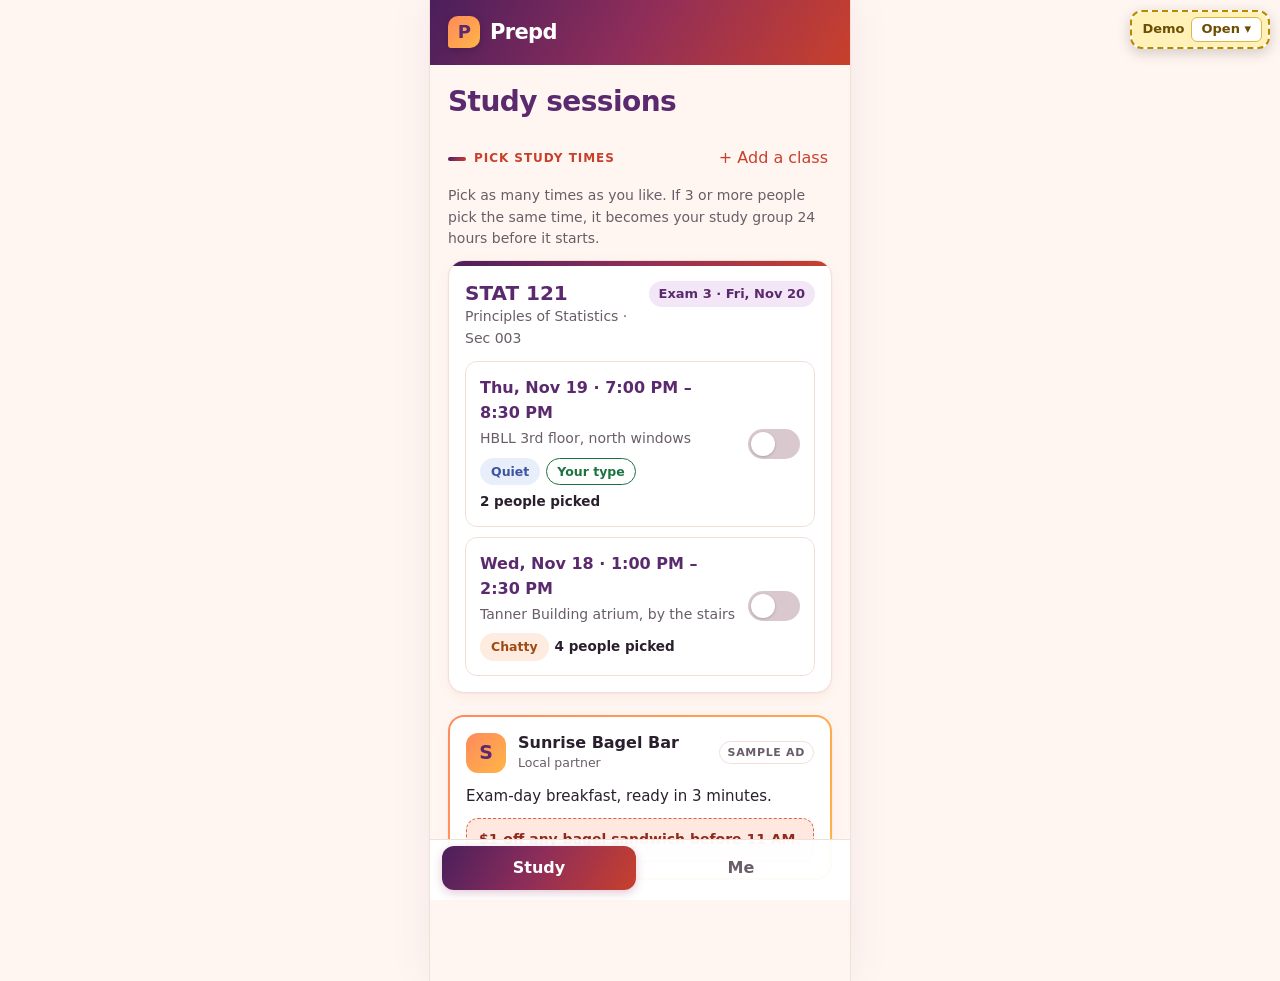
<file: index.html>
<!doctype html>
<html lang="en">
<head>
  <meta charset="utf-8">
  <meta name="viewport" content="width=device-width, initial-scale=1">
  <title>Prepd</title>
  <link rel="icon" href="data:,">
  <link rel="stylesheet" href="css/app.css">
  <link rel="stylesheet" href="css/views/signin.css">
  <link rel="stylesheet" href="css/views/onboarding.css">
  <link rel="stylesheet" href="css/views/exams.css">
  <link rel="stylesheet" href="css/views/after.css">
  <link rel="stylesheet" href="css/views/me.css">
  <link rel="stylesheet" href="css/views/admin.css">
</head>
<body class="mode-student">
  <div id="banners" aria-live="polite"></div>
  <div id="app"></div>
  <div id="demo"></div>

  <!-- Load order is fixed (CLAUDE.md): data → clock → store → rules → notify → ui → router → views/* → demo → main -->
  <script src="js/data.js"></script>
  <script src="js/clock.js"></script>
  <script src="js/store.js"></script>
  <script src="js/rules.js"></script>
  <script src="js/notify.js"></script>
  <script src="js/ui.js"></script>
  <script src="js/router.js"></script>
  <script src="js/views/signin.js"></script>
  <script src="js/views/onboarding.js"></script>
  <script src="js/views/exams.js"></script>
  <script src="js/views/after.js"></script>
  <script src="js/views/me.js"></script>
  <script src="js/views/admin.js"></script>
  <script src="js/demo.js"></script>
  <script src="js/main.js"></script>
</body>
</html>
</file>
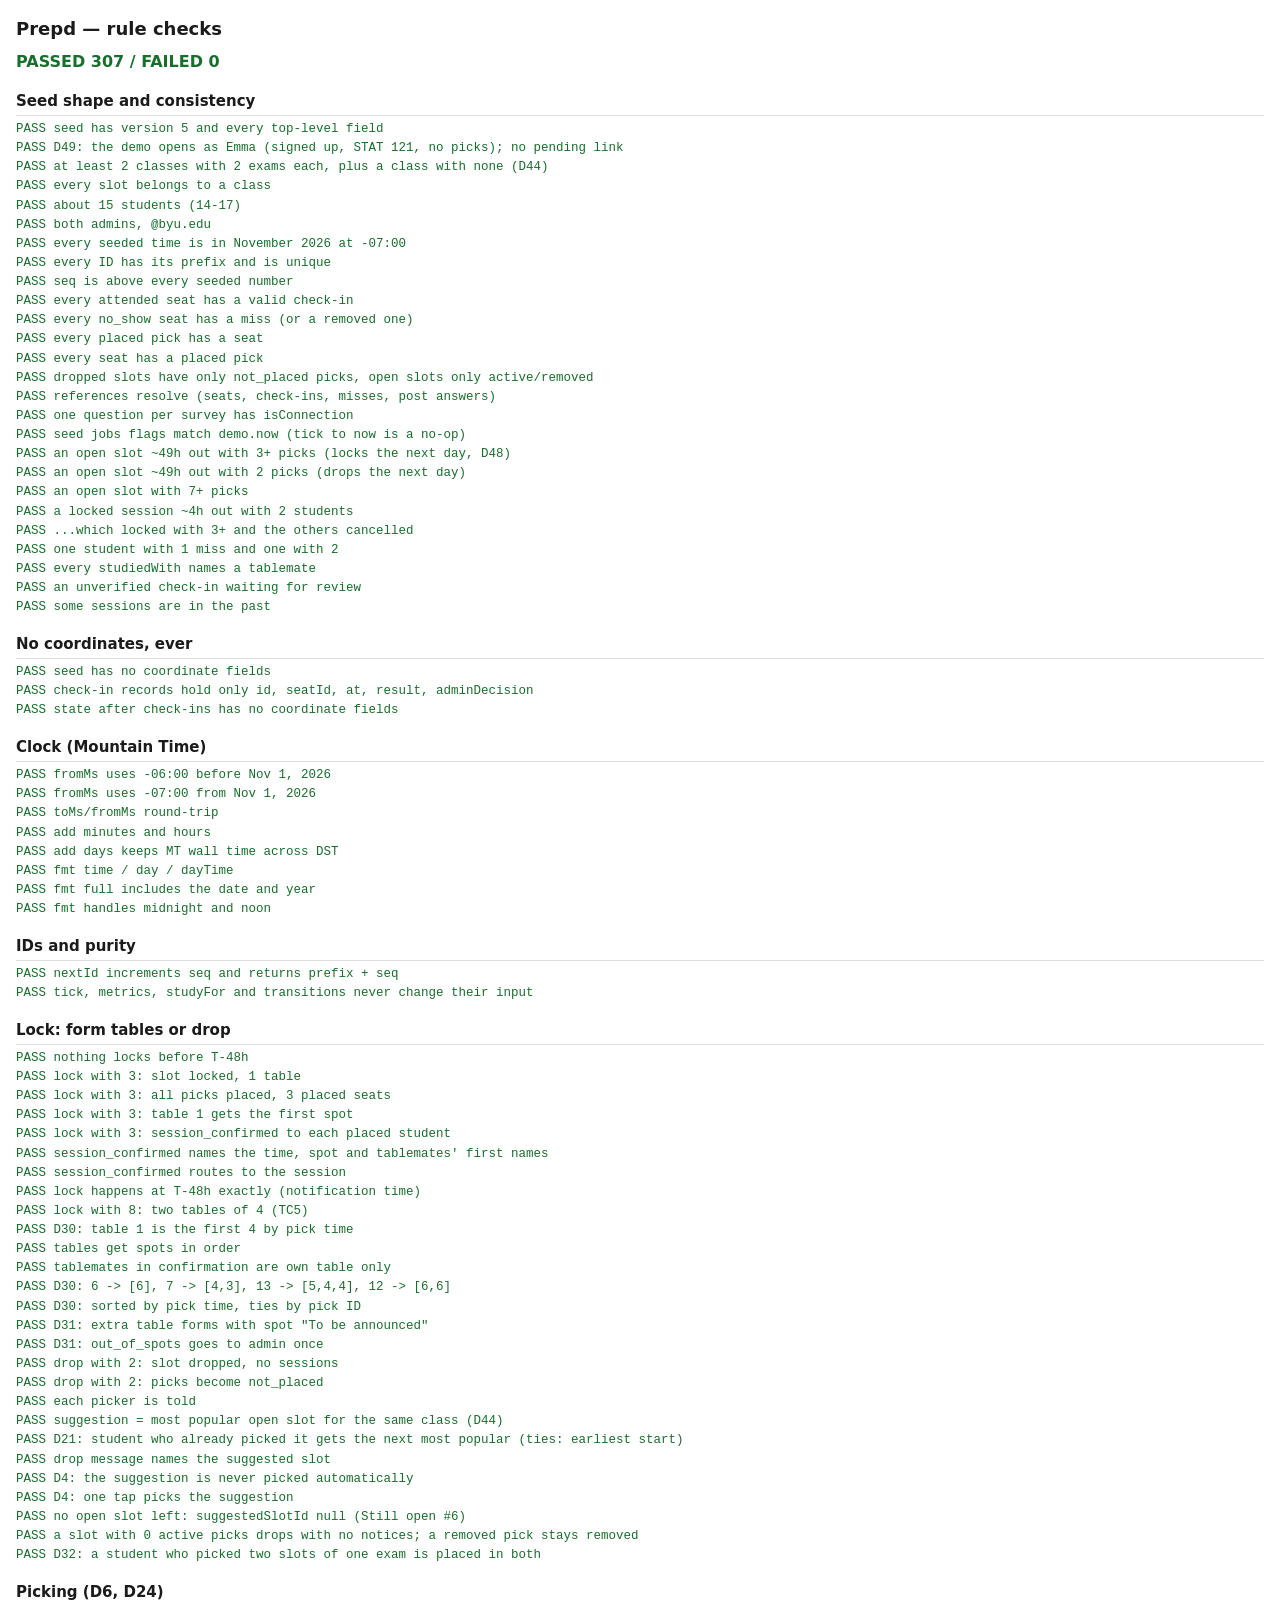
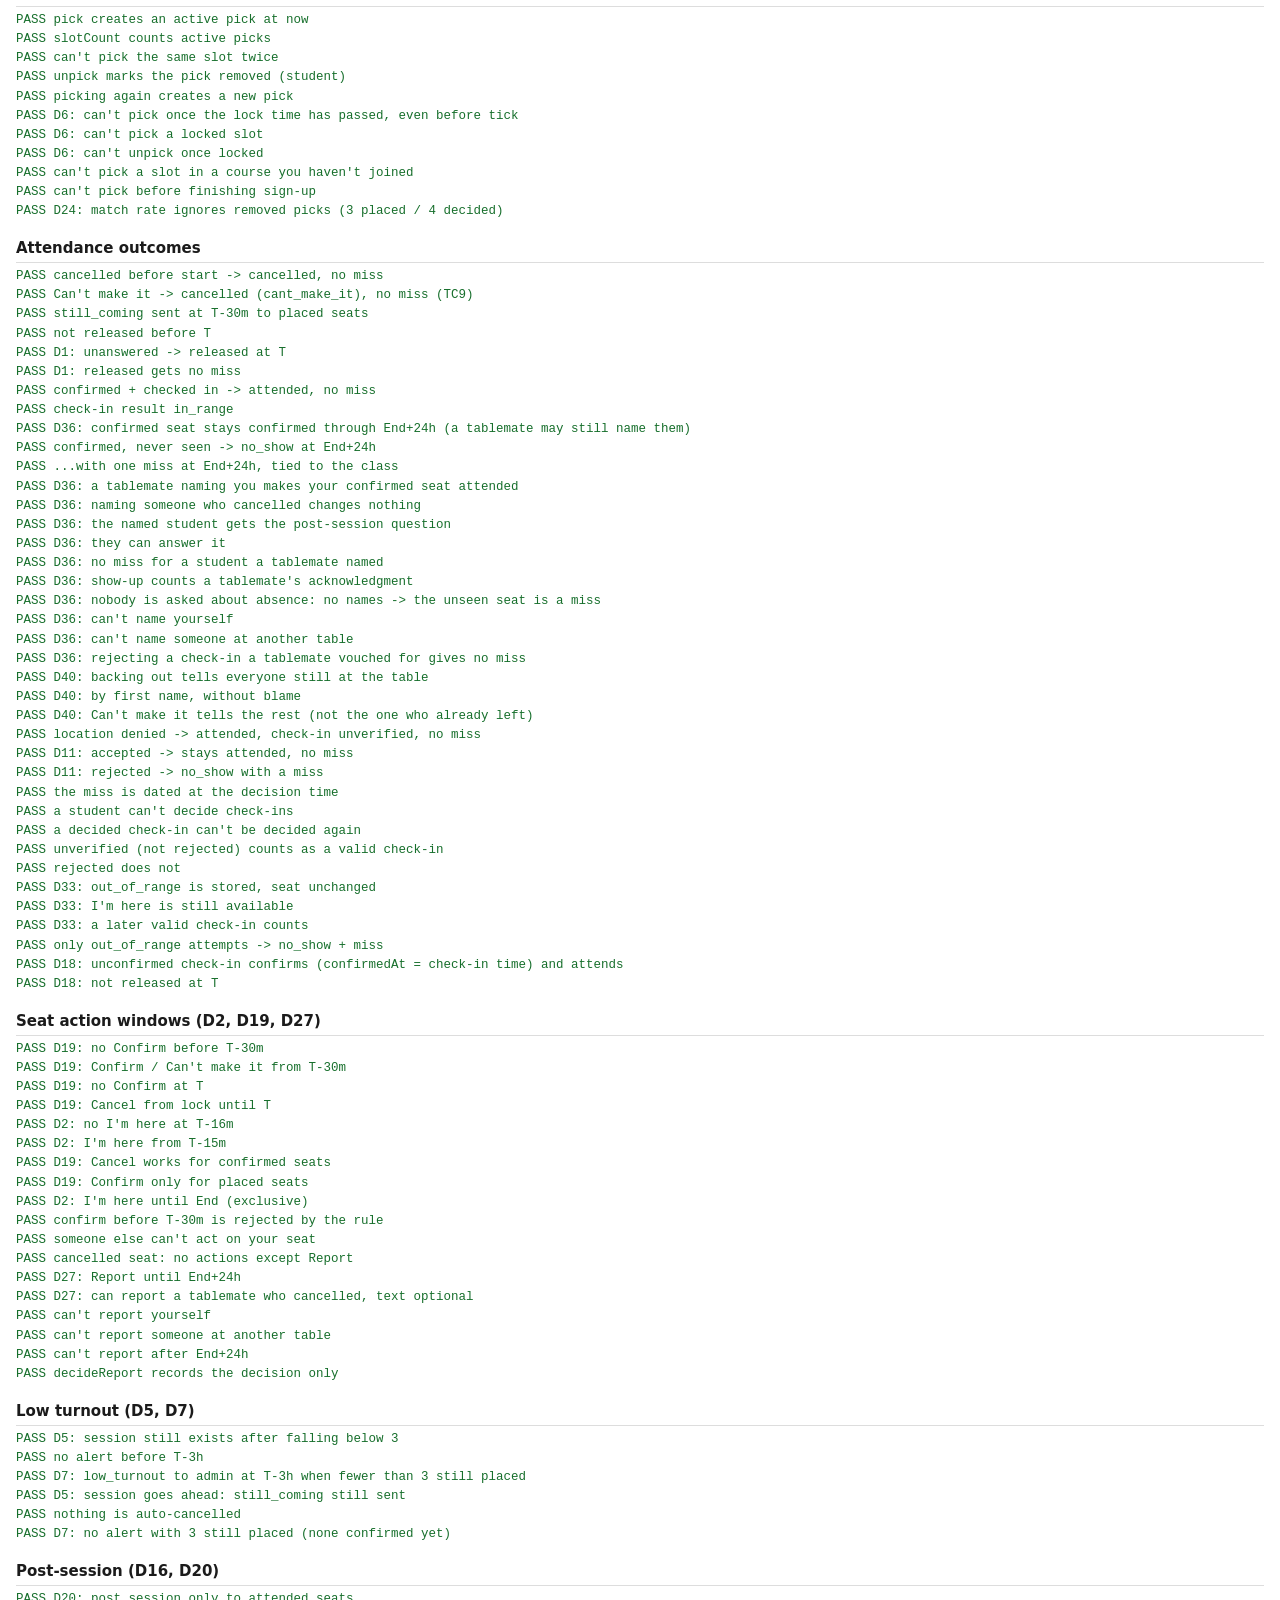
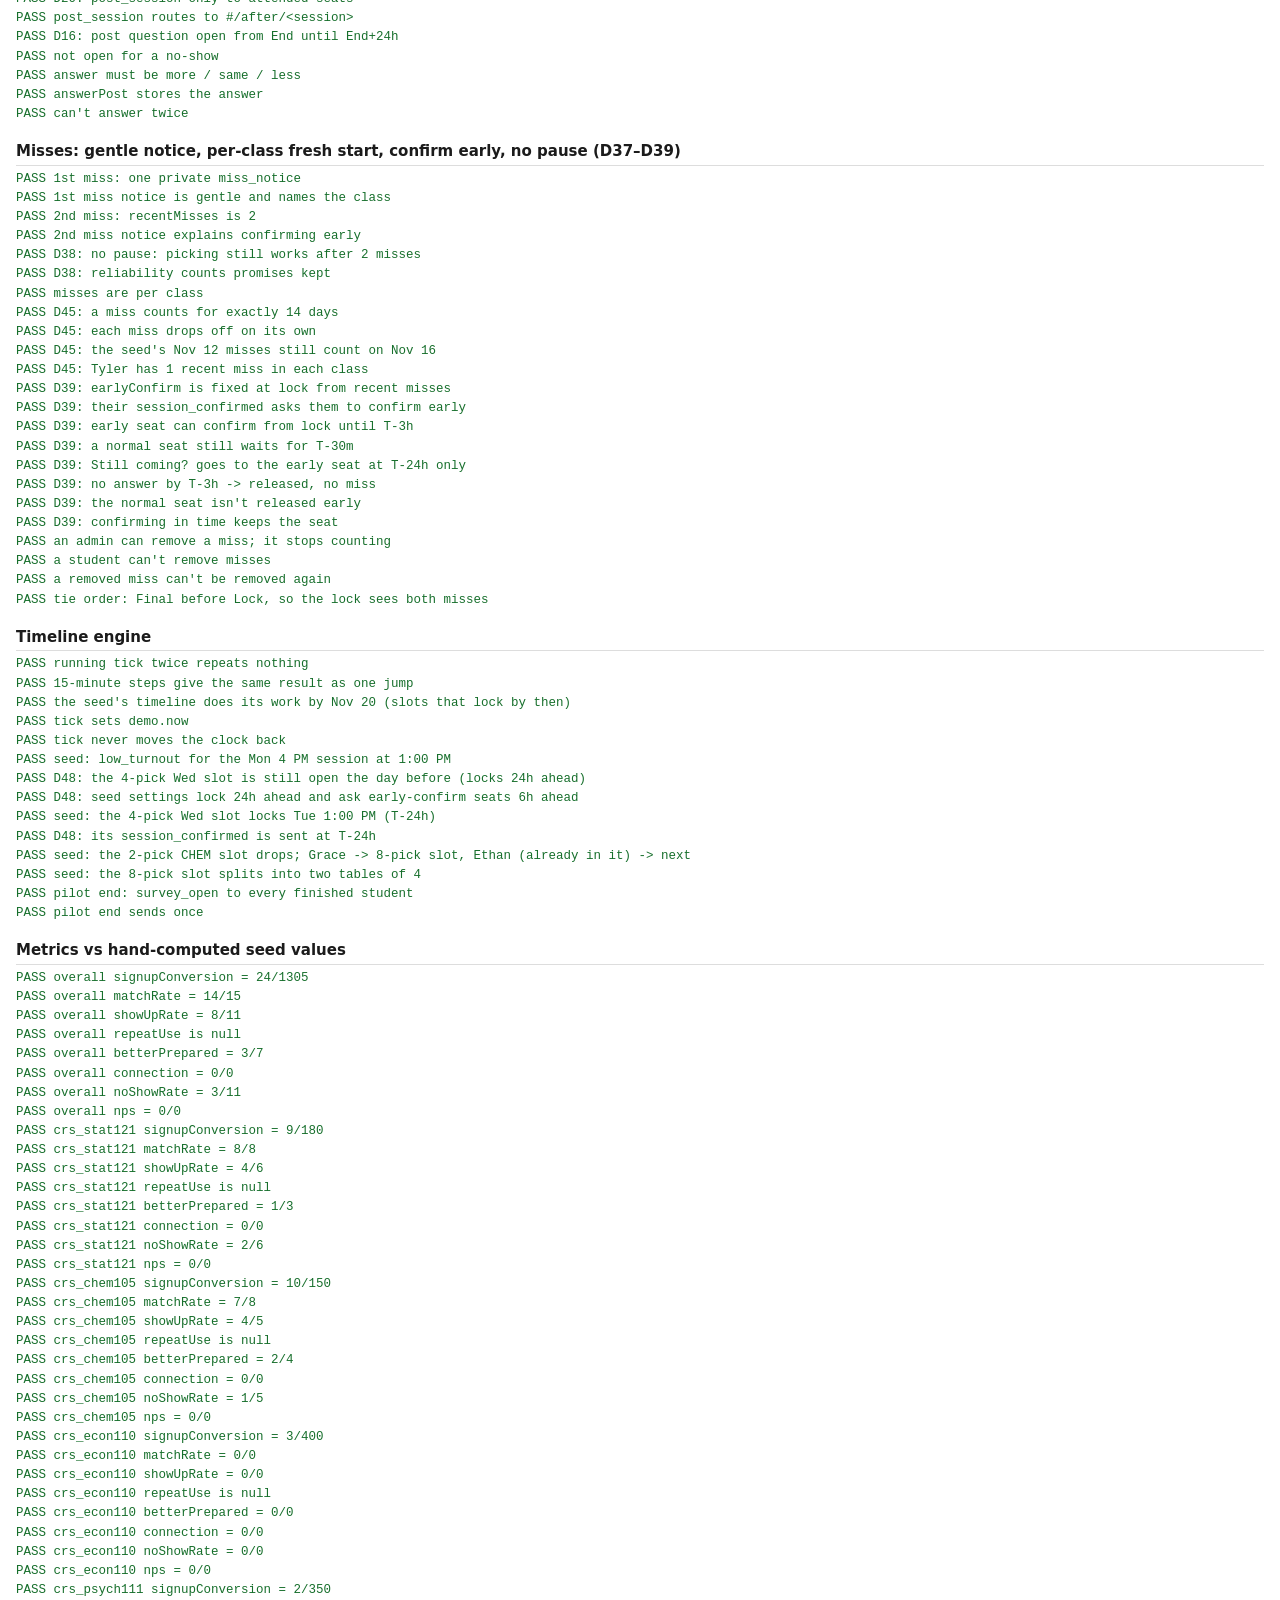
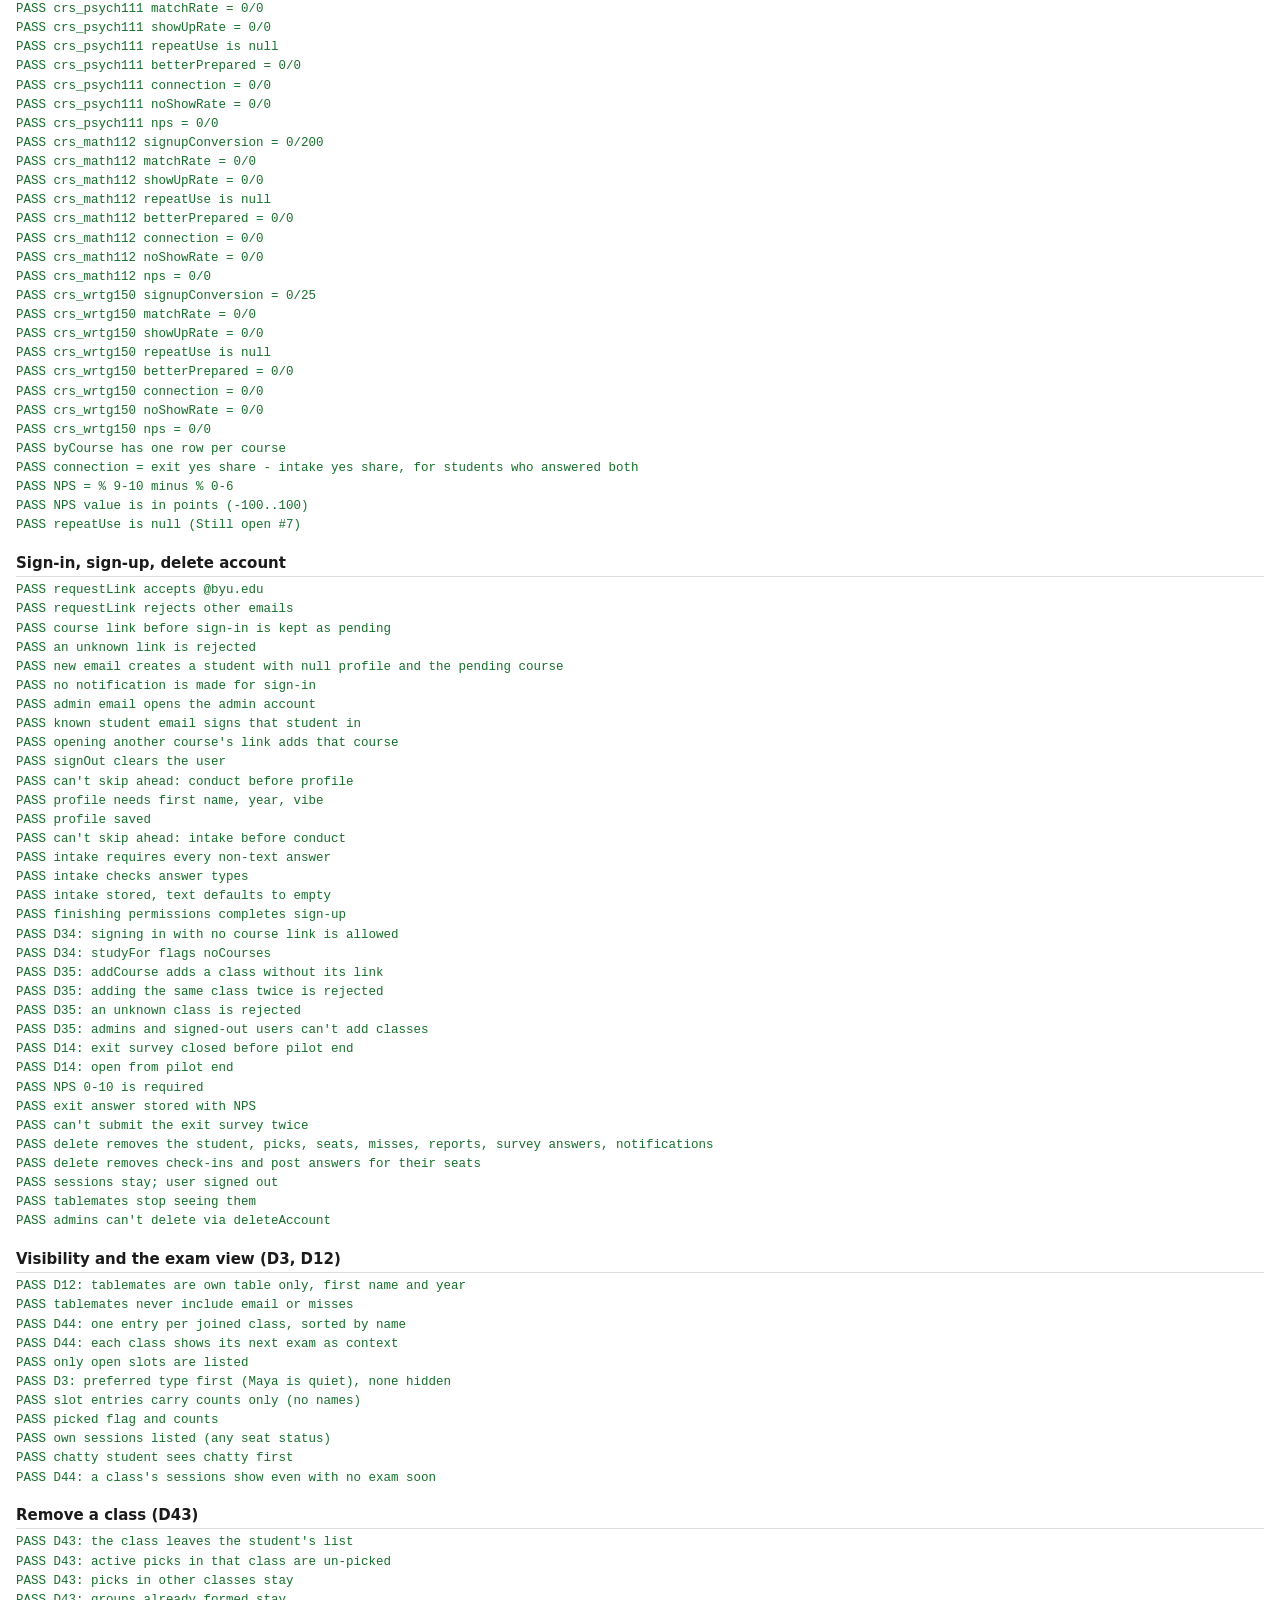
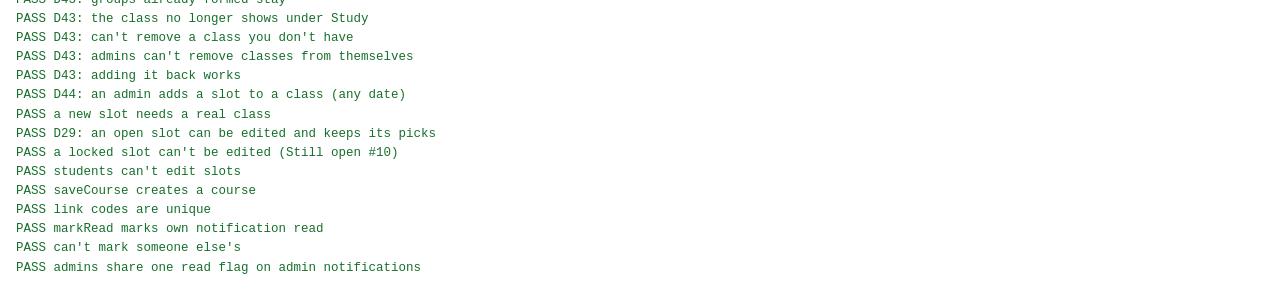
<file: tests.html>
<!doctype html>
<html lang="en">
<head>
<meta charset="utf-8">
<meta name="viewport" content="width=device-width, initial-scale=1">
<title>Prepd rule checks</title>
<style>
  body { font: 14px/1.45 system-ui, -apple-system, "Segoe UI", sans-serif; margin: 16px; color: #1b1b1b; background: #fff; }
  h1 { font-size: 18px; margin: 0 0 4px; }
  h2 { font-size: 15px; margin: 18px 0 4px; border-bottom: 1px solid #ddd; padding-bottom: 2px; }
  .r { margin: 1px 0; font-family: ui-monospace, Consolas, monospace; font-size: 12.5px; }
  .pass { color: #176f2c; } .fail { color: #b3141b; font-weight: 600; }
  #summary { font-weight: 700; font-size: 16px; margin: 8px 0 12px; }
</style>
</head>
<body>
<h1>Prepd — rule checks</h1>
<div id="summary">Running…</div>
<div id="out"></div>

<script src="js/data.js"></script>
<script src="js/clock.js"></script>
<script src="js/rules.js"></script>
<script>
(function () {
  "use strict";
  var R = SB.rules, C = SB.clock;
  var out = document.getElementById("out");
  var passed = 0, failed = 0;

  function section(name) { var h = document.createElement("h2"); h.textContent = name; out.appendChild(h); }
  function check(name, cond, detail) {
    var d = document.createElement("div");
    d.className = "r " + (cond ? "pass" : "fail");
    d.textContent = (cond ? "PASS " : "FAIL ") + name + (!cond && detail !== undefined ? "  —  " + detail : "");
    out.appendChild(d);
    if (cond) passed++; else failed++;
  }
  function eq(name, actual, expected) {
    var a = JSON.stringify(actual), e = JSON.stringify(expected);
    check(name, a === e, "got " + a + ", expected " + e);
  }
  function safe(name, fn) {
    try { fn(); } catch (e) { check(name + " (threw)", false, e && e.stack ? e.stack : String(e)); }
  }
  function copy(x) { return JSON.parse(JSON.stringify(x)); }
  function byId(arr, id) { return arr.filter(function (x) { return x.id === id; })[0]; }
  function T(s) { return "2026-11-" + s + ":00-07:00"; }
  function addM(iso, m) { return C.add(iso, { minutes: m }); }
  function run(r) { if (r.error) throw new Error("unexpected rule error: " + r.error); return r.state; }

  // ---------- fixtures ----------
  // A small world: 1 course, 1 exam on Nov 20, 12 finished students, now = Nov 10 09:00.
  function fixture(nStudents) {
    var st = copy(SB.seed);
    st.seq = 0;
    st.jobs = { surveyOpenSent: false };
    st.demo = { now: T("10T09:00"), currentUserId: null, location: "in_range", pendingLinkCode: null };
    st.settings.pilotEnd = T("30T12:00");
    // Rule tests pin their own timing (lock at T-48h, early ask at T-24h); the seed uses 24h and 6h (D48).
    st.settings.lockHoursBefore = 48; st.settings.earlyConfirmAskHoursBefore = 24;
    st.courses = [{ id: "crs_x", name: "TEST 101: Fixture", section: "001", linkCode: "test-001", enrolled: 50 }];
    st.exams = [{ id: "exm_x", courseId: "crs_x", name: "Exam", at: T("20T10:00") }];
    st.slots = []; st.students = []; st.picks = []; st.sessions = []; st.seats = []; st.checkins = [];
    st.misses = []; st.reports = []; st.postAnswers = []; st.surveyAnswers = []; st.notifications = [];
    for (var i = 1; i <= (nStudents || 12); i++) {
      st.students.push({ id: "stu_" + i, email: "s" + i + "@byu.edu", firstName: "S" + i, year: "Junior", vibe: "quiet",
        courseIds: ["crs_x"], onboarding: { profile: true, conduct: true, intake: true, permissions: true } });
    }
    return st;
  }
  // Slot starting at `start` (90 minutes long).
  function addSlot(st, id, start, opts) {
    opts = opts || {};
    st.slots.push({ id: id, courseId: opts.courseId || "crs_x", start: start, end: addM(start, 90), place: "HBLL",
      spots: opts.spots || ["t1", "t2", "t3"], vibe: opts.vibe || "quiet", status: "open", jobs: { lockDone: false } });
  }
  // Picks by students 1..n (or a list), one minute apart starting Nov 9 00:00.
  function addPicks(st, slotId, who) {
    if (typeof who === "number") { var n = who; who = []; for (var i = 1; i <= n; i++) who.push(i); }
    who.forEach(function (i, k) {
      st.picks.push({ id: "pck_" + slotId + "_" + i, slotId: slotId, studentId: "stu_" + i,
        at: C.add(T("09T00:00"), { minutes: k }), status: "active", removedReason: null });
    });
  }
  function seatsOf(st, slotId, studentId) {
    var ses = st.sessions.filter(function (s) { return s.slotId === slotId; }).map(function (s) { return s.id; });
    return st.seats.filter(function (x) { return ses.indexOf(x.sessionId) >= 0 && (!studentId || x.studentId === studentId); });
  }
  function seatOf(st, slotId, studentId) { return seatsOf(st, slotId, studentId)[0]; }
  function notes(st, kind, to) {
    return st.notifications.filter(function (n) { return n.kind === kind && (!to || n.to === to); });
  }
  // A locked one-table session: slot "slt_s" at Nov 12 16:00 with students 1..n placed. Returns state at Nov 12 09:00.
  var S_START = T("12T16:00"), S_END = T("12T17:30");
  function lockedFixture(n) {
    var st = fixture();
    addSlot(st, "slt_s", S_START);
    addPicks(st, "slt_s", n || 4);
    return R.tick(st, T("12T09:00"));
  }
  function sid(st, i) { return seatOf(st, "slt_s", "stu_" + i).id; }

  // ================= SEED =================
  section("Seed shape and consistency");
  safe("seed", function () {
    var s = SB.seed;
    check("seed has version 5 and every top-level field", s.version === 5 && ["seq", "jobs", "demo", "settings", "admins",
      "courses", "exams", "slots", "conductText", "ads", "surveys", "students", "picks", "sessions", "seats", "checkins", "misses",
      "reports", "postAnswers", "surveyAnswers", "notifications"].every(function (k) { return k in s; }));
    eq("D49: the demo opens as Emma (signed up, STAT 121, no picks); no pending link", [s.demo.currentUserId, s.demo.pendingLinkCode, byId(s.students, "stu_emma").courseIds, s.picks.filter(function (p) { return p.studentId === "stu_emma"; }).length], ["stu_emma", null, ["crs_stat121"], 0]);
    check("at least 2 classes with 2 exams each, plus a class with none (D44)", s.courses.filter(function (c) {
      return s.exams.filter(function (e) { return e.courseId === c.id; }).length === 2; }).length >= 2 &&
      s.courses.some(function (c) { return !s.exams.some(function (e) { return e.courseId === c.id; }); }));
    check("every slot belongs to a class", s.slots.every(function (sl) { return !!byId(s.courses, sl.courseId) && !("examId" in sl); }));
    check("about 15 students (14-17)", s.students.length >= 14 && s.students.length <= 17, s.students.length);
    eq("both admins, @byu.edu", s.admins.map(function (a) { return /@byu\.edu$/.test(a.email); }), [true, true]);

    // every time is November 2026 with -07:00
    var bad = [];
    (function walk(o, path) {
      if (typeof o === "string") {
        if (/^\d{4}-\d\d-\d\dT/.test(o) && !/^2026-11-\d\dT\d\d:\d\d:\d\d-07:00$/.test(o)) bad.push(path + "=" + o);
      } else if (o && typeof o === "object") Object.keys(o).forEach(function (k) { walk(o[k], path + "." + k); });
    })(s, "seed");
    check("every seeded time is in November 2026 at -07:00", bad.length === 0, bad.join(", "));

    var prefixes = { students: "stu_", admins: "adm_", courses: "crs_", exams: "exm_", slots: "slt_", picks: "pck_",
      sessions: "ses_", seats: "set_", checkins: "chk_", misses: "mis_", reports: "rpt_", notifications: "ntf_" };
    var badIds = [], allIds = {};
    Object.keys(prefixes).forEach(function (k) {
      s[k].forEach(function (r) {
        if (r.id.indexOf(prefixes[k]) !== 0) badIds.push(r.id);
        if (allIds[r.id]) badIds.push("dup " + r.id);
        allIds[r.id] = true;
      });
    });
    check("every ID has its prefix and is unique", badIds.length === 0, badIds.join(", "));
    var maxNum = 0;
    Object.keys(allIds).forEach(function (id) { var m = /^[a-z]+_(\d+)$/.exec(id); if (m) maxNum = Math.max(maxNum, +m[1]); });
    check("seq is above every seeded number", s.seq > maxNum, "seq " + s.seq + ", max " + maxNum);

    check("every attended seat has a valid check-in", s.seats.filter(function (x) { return x.status === "attended"; })
      .every(function (x) { return s.checkins.some(function (c) { return c.seatId === x.id && (c.result === "in_range" || c.result === "unverified"); }); }));
    check("every no_show seat has a miss (or a removed one)", s.seats.filter(function (x) { return x.status === "no_show"; })
      .every(function (x) { return s.misses.some(function (k) { return k.seatId === x.id; }); }));
    check("every placed pick has a seat", s.picks.filter(function (p) { return p.status === "placed"; }).every(function (p) {
      return seatsOf(s, p.slotId, p.studentId).length === 1; }));
    check("every seat has a placed pick", s.seats.every(function (x) {
      var ses = byId(s.sessions, x.sessionId);
      return s.picks.some(function (p) { return p.slotId === ses.slotId && p.studentId === x.studentId && p.status === "placed"; });
    }));
    check("dropped slots have only not_placed picks, open slots only active/removed",
      s.slots.every(function (sl) {
        var ps = s.picks.filter(function (p) { return p.slotId === sl.id; });
        if (sl.status === "dropped") return ps.every(function (p) { return p.status === "not_placed"; });
        if (sl.status === "open") return ps.every(function (p) { return p.status === "active" || p.status === "removed"; });
        return ps.every(function (p) { return p.status === "placed"; });
      }));
    check("references resolve (seats, check-ins, misses, post answers)",
      s.seats.every(function (x) { return byId(s.sessions, x.sessionId) && byId(s.students, x.studentId); }) &&
      s.checkins.every(function (c) { return byId(s.seats, c.seatId); }) &&
      s.misses.every(function (k) { return byId(s.seats, k.seatId) && byId(s.students, k.studentId) && byId(s.courses, k.courseId); }) &&
      s.postAnswers.every(function (a) { return byId(s.seats, a.seatId); }));
    check("one question per survey has isConnection", ["intake", "exit"].every(function (k) {
      return s.surveys[k].filter(function (q) { return q.isConnection; }).length === 1; }));

    // the jobs flags match demo.now: ticking to "now" changes nothing
    var ticked = R.tick(s, s.demo.now);
    eq("seed jobs flags match demo.now (tick to now is a no-op)", ticked, s);

    // seed requirements
    var now = C.toMs(s.demo.now), H = 3600000;
    function picksOn(id, st) { return s.picks.filter(function (p) { return p.slotId === id && p.status === (st || "active"); }).length; }
    var open49 = s.slots.filter(function (sl) { var d = (C.toMs(sl.start) - now) / H; return sl.status === "open" && d > 48 && d <= 50; });
    check("an open slot ~49h out with 3+ picks (locks the next day, D48)", open49.some(function (sl) { return picksOn(sl.id) >= 3; }));
    check("an open slot ~49h out with 2 picks (drops the next day)", open49.some(function (sl) { return picksOn(sl.id) === 2; }));
    check("an open slot with 7+ picks", s.slots.some(function (sl) { return sl.status === "open" && picksOn(sl.id) >= 7; }));
    var low = s.sessions.filter(function (ses) {
      var sl = byId(s.slots, ses.slotId), d = (C.toMs(sl.start) - now) / H;
      var still = s.seats.filter(function (x) { return x.sessionId === ses.id && (x.status === "placed" || x.status === "confirmed"); }).length;
      return d > 3 && d <= 5 && still === 2;
    });
    check("a locked session ~4h out with 2 students", low.length === 1);
    check("...which locked with 3+ and the others cancelled", low.length === 1 && (function () {
      var all = s.seats.filter(function (x) { return x.sessionId === low[0].id; });
      return all.length >= 3 && all.filter(function (x) { return x.status === "cancelled"; }).length === all.length - 2;
    })());
    var counts = {};
    s.misses.forEach(function (k) { if (!k.removed) counts[k.studentId] = (counts[k.studentId] || 0) + 1; });
    var vals = Object.keys(counts).map(function (k) { return counts[k]; });
    check("one student with 1 miss and one with 2", vals.indexOf(1) >= 0 && vals.indexOf(2) >= 0, JSON.stringify(counts));
    check("every studiedWith names a tablemate", s.postAnswers.every(function (a) {
      var by = byId(s.seats, a.seatId);
      return (a.studiedWith || []).every(function (id) {
        return id !== by.studentId && s.seats.some(function (x) { return x.sessionId === by.sessionId && x.studentId === id; }); });
    }));
    check("an unverified check-in waiting for review", s.checkins.some(function (c) { return c.result === "unverified" && c.adminDecision === null; }));
    check("some sessions are in the past", s.sessions.some(function (ses) { return C.toMs(byId(s.slots, ses.slotId).end) < now; }));
  });

  section("No coordinates, ever");
  safe("coords", function () {
    var COORD = /^(lat|lng|lon|long|latitude|longitude|coords?|coordinates|geo|position|accuracy|gps)$/i;
    function coordKeys(o) {
      var found = [];
      (function walk(x, path) {
        if (x && typeof x === "object") Object.keys(x).forEach(function (k) {
          if (COORD.test(k)) found.push(path + "." + k);
          walk(x[k], path + "." + k);
        });
      })(o, "state");
      return found;
    }
    eq("seed has no coordinate fields", coordKeys(SB.seed), []);
    var st = lockedFixture(3);
    st = R.tick(st, addM(S_START, -30));
    st = run(R.confirm(st, addM(S_START, -30), "stu_1", sid(st, 1)));
    st.demo.location = "in_range"; st = run(R.checkIn(st, addM(S_START, -10), "stu_1", sid(st, 1)));
    st.demo.location = "denied"; st = run(R.checkIn(st, addM(S_START, -10), "stu_2", sid(st, 2)));
    st.demo.location = "out_of_range"; st = run(R.checkIn(st, addM(S_START, -10), "stu_3", sid(st, 3)));
    eq("check-in records hold only id, seatId, at, result, adminDecision",
      st.checkins.map(function (c) { return Object.keys(c).sort().join(","); }),
      ["adminDecision,at,id,result,seatId", "adminDecision,at,id,result,seatId", "adminDecision,at,id,result,seatId"]);
    eq("state after check-ins has no coordinate fields", coordKeys(st), []);
  });

  // ================= CLOCK =================
  section("Clock (Mountain Time)");
  safe("clock", function () {
    eq("fromMs uses -06:00 before Nov 1, 2026", C.fromMs(Date.UTC(2026, 9, 31, 18, 0, 0)), "2026-10-31T12:00:00-06:00");
    eq("fromMs uses -07:00 from Nov 1, 2026", C.fromMs(Date.UTC(2026, 10, 17, 23, 0, 0)), "2026-11-17T16:00:00-07:00");
    eq("toMs/fromMs round-trip", C.fromMs(C.toMs("2026-11-16T12:00:00-07:00")), "2026-11-16T12:00:00-07:00");
    eq("add minutes and hours", [C.add(T("16T12:00"), { minutes: -15 }), C.add(T("16T12:00"), { hours: -48 })],
      [T("16T11:45"), T("14T12:00")]);
    eq("add days keeps MT wall time across DST", C.add("2026-10-30T10:00:00-06:00", { days: 14 }), "2026-11-13T10:00:00-07:00");
    eq("fmt time / day / dayTime", [C.fmt(T("16T16:00"), "time"), C.fmt(T("16T16:00"), "day"), C.fmt(T("16T16:00"), "dayTime")],
      ["4:00 PM", "Mon, Nov 16", "Mon, Nov 16 · 4:00 PM"]);
    check("fmt full includes the date and year", /November 16, 2026/.test(C.fmt(T("16T09:05"), "full")) && /9:05 AM/.test(C.fmt(T("16T09:05"), "full")));
    eq("fmt handles midnight and noon", [C.fmt(T("16T00:00"), "time"), C.fmt(T("16T12:30"), "time")], ["12:00 AM", "12:30 PM"]);
  });

  // ================= IDS / PURITY =================
  section("IDs and purity");
  safe("ids", function () {
    var st = { seq: 56 };
    eq("nextId increments seq and returns prefix + seq", [R.nextId(st, "ntf_"), st.seq, R.nextId(st, "pck_")], ["ntf_57", 57, "pck_58"]);
    var seedBefore = JSON.stringify(SB.seed);
    R.tick(SB.seed, T("30T23:00"));
    R.metrics(SB.seed);
    R.studyFor(SB.seed, SB.seed.demo.now, "stu_maya");
    R.pick(SB.seed, SB.seed.demo.now, "stu_priya", "slt_stat121_m2_wed");
    check("tick, metrics, studyFor and transitions never change their input", JSON.stringify(SB.seed) === seedBefore);
  });

  // ================= LOCK =================
  section("Lock: form tables or drop");
  safe("lock3", function () {
    var st = fixture(); addSlot(st, "slt_a", T("12T16:00")); addPicks(st, "slt_a", 3);
    var before = R.tick(st, T("10T15:59"));
    eq("nothing locks before T-48h", byId(before.slots, "slt_a").status, "open");
    var s2 = R.tick(st, T("10T16:00"));
    eq("lock with 3: slot locked, 1 table", [byId(s2.slots, "slt_a").status, s2.sessions.length], ["locked", 1]);
    eq("lock with 3: all picks placed, 3 placed seats", [s2.picks.map(function (p) { return p.status; }),
      s2.seats.map(function (x) { return x.status; })], [["placed", "placed", "placed"], ["placed", "placed", "placed"]]);
    eq("lock with 3: table 1 gets the first spot", s2.sessions[0].spot, "t1");
    var conf = notes(s2, "session_confirmed");
    eq("lock with 3: session_confirmed to each placed student", conf.map(function (n) { return n.to; }), ["stu_1", "stu_2", "stu_3"]);
    check("session_confirmed names the time, spot and tablemates' first names",
      /Thu, Nov 12 · 4:00 PM/.test(conf[0].text) && /t1/.test(conf[0].text) && /S2, S3/.test(conf[0].text) && !/@/.test(conf[0].text), conf[0].text);
    eq("session_confirmed routes to the session", conf[0].route, "#/session/" + s2.sessions[0].id);
    eq("lock happens at T-48h exactly (notification time)", conf[0].at, T("10T16:00"));
  });
  safe("lock8", function () {
    var st = fixture(); addSlot(st, "slt_a", T("12T16:00"), { spots: ["t1", "t2"] }); addPicks(st, "slt_a", 8);
    st = R.tick(st, T("10T16:00"));
    eq("lock with 8: two tables of 4 (TC5)", st.sessions.map(function (s) { return st.seats.filter(function (x) { return x.sessionId === s.id; }).length; }), [4, 4]);
    eq("D30: table 1 is the first 4 by pick time", st.seats.filter(function (x) { return x.sessionId === st.sessions[0].id; })
      .map(function (x) { return x.studentId; }), ["stu_1", "stu_2", "stu_3", "stu_4"]);
    eq("tables get spots in order", st.sessions.map(function (s) { return [s.table, s.spot]; }), [[1, "t1"], [2, "t2"]]);
    eq("tablemates in confirmation are own table only", notes(st, "session_confirmed", "stu_5")[0].text.indexOf("S1") < 0, true);
  });
  safe("lockSizes", function () {
    function sizes(n) {
      var st = fixture(20); addSlot(st, "slt_a", T("12T16:00"), { spots: ["a", "b", "c", "d"] }); addPicks(st, "slt_a", n);
      st = R.tick(st, T("10T16:00"));
      return st.sessions.map(function (s) { return st.seats.filter(function (x) { return x.sessionId === s.id; }).length; });
    }
    eq("D30: 6 -> [6], 7 -> [4,3], 13 -> [5,4,4], 12 -> [6,6]", [sizes(6), sizes(7), sizes(13), sizes(12)], [[6], [4, 3], [5, 4, 4], [6, 6]]);
  });
  safe("lockOrder", function () {
    var st = fixture(); addSlot(st, "slt_a", T("12T16:00")); addPicks(st, "slt_a", [5, 3, 1, 2, 4, 6, 7]);
    // make stu_7 the earliest picker, and break a tie by pick ID
    st.picks[6].at = T("08T00:00");
    st.picks[1].at = st.picks[0].at; // stu_3 ties stu_5; pck_slt_a_3 < pck_slt_a_5
    st = R.tick(st, T("10T16:00"));
    eq("D30: sorted by pick time, ties by pick ID", st.seats.filter(function (x) { return x.sessionId === st.sessions[0].id; })
      .map(function (x) { return x.studentId; }), ["stu_7", "stu_3", "stu_5", "stu_1"]);
  });
  safe("D31", function () {
    var st = fixture(); addSlot(st, "slt_a", T("12T16:00"), { spots: ["only"] }); addPicks(st, "slt_a", 8);
    st = R.tick(st, T("10T16:00"));
    eq("D31: extra table forms with spot \"To be announced\"", st.sessions.map(function (s) { return s.spot; }), ["only", "To be announced"]);
    var o = notes(st, "out_of_spots");
    eq("D31: out_of_spots goes to admin once", [o.length, o[0] && o[0].to, o[0] && o[0].slotId], [1, "admin", "slt_a"]);
  });
  safe("drop", function () {
    var st = fixture();
    addSlot(st, "slt_drop", T("12T16:00"));
    addSlot(st, "slt_pop", T("13T16:00"));   // 3 picks
    addSlot(st, "slt_mid", T("13T18:00"));   // 2 picks
    addSlot(st, "slt_early", T("13T12:00")); // 2 picks, earlier than slt_mid
    addSlot(st, "slt_other", T("13T10:00"), { courseId: "crs_other" });
    st.courses.push({ id: "crs_other", name: "OTHER 101", section: "001", linkCode: "other-101", enrolled: 5 });
    addPicks(st, "slt_other", [7, 8, 9, 10, 11]);
    addPicks(st, "slt_drop", [1, 2]);
    addPicks(st, "slt_pop", [2, 5, 6]);
    addPicks(st, "slt_mid", [3, 4]);
    addPicks(st, "slt_early", [3, 4]);
    st = R.tick(st, T("10T16:00"));
    eq("drop with 2: slot dropped, no sessions", [byId(st.slots, "slt_drop").status, st.sessions.length], ["dropped", 0]);
    eq("drop with 2: picks become not_placed", st.picks.filter(function (p) { return p.slotId === "slt_drop"; }).map(function (p) { return p.status; }), ["not_placed", "not_placed"]);
    var d = notes(st, "slot_dropped");
    eq("each picker is told", d.map(function (n) { return n.to; }), ["stu_1", "stu_2"]);
    eq("suggestion = most popular open slot for the same class (D44)", d[0].suggestedSlotId, "slt_pop");
    eq("D21: student who already picked it gets the next most popular (ties: earliest start)", d[1].suggestedSlotId, "slt_early");
    check("drop message names the suggested slot", /Fri, Nov 13 · 4:00 PM/.test(d[0].text), d[0].text);
    eq("D4: the suggestion is never picked automatically", st.picks.filter(function (p) { return p.studentId === "stu_1" && p.status === "active"; }).length, 0);
    var r = R.pick(st, T("10T16:05"), "stu_1", d[0].suggestedSlotId);
    check("D4: one tap picks the suggestion", !r.error && r.state.picks.some(function (p) { return p.studentId === "stu_1" && p.slotId === "slt_pop" && p.status === "active"; }));

    var st2 = fixture(); addSlot(st2, "slt_drop", T("12T16:00")); addPicks(st2, "slt_drop", [1, 2]);
    st2 = R.tick(st2, T("10T16:00"));
    eq("no open slot left: suggestedSlotId null (Still open #6)", notes(st2, "slot_dropped").map(function (n) { return n.suggestedSlotId; }), [null, null]);
    var st3 = fixture(); addSlot(st3, "slt_a", T("12T16:00")); addPicks(st3, "slt_a", [1]);
    addSlot(st3, "slt_b", T("12T17:00")); addPicks(st3, "slt_b", [1, 2]);
    st3.picks[0].status = "removed"; st3.picks[0].removedReason = "student";
    st3 = R.tick(st3, T("10T17:00"));
    eq("a slot with 0 active picks drops with no notices; a removed pick stays removed",
      [byId(st3.slots, "slt_a").status, st3.picks[0].status, notes(st3, "slot_dropped").filter(function (n) { return n.slotId === "slt_a"; }).length], ["dropped", "removed", 0]);
  });
  safe("D32", function () {
    var st = fixture(); addSlot(st, "slt_a", T("12T16:00")); addSlot(st, "slt_b", T("12T16:30"));
    addPicks(st, "slt_a", 3); addPicks(st, "slt_b", 3);
    st = R.tick(st, T("10T17:00"));
    eq("D32: a student who picked two slots of one exam is placed in both", [seatsOf(st, "slt_a", "stu_1").length, seatsOf(st, "slt_b", "stu_1").length], [1, 1]);
  });

  // ================= PICKING =================
  section("Picking (D6, D24)");
  safe("picking", function () {
    var st = fixture(); addSlot(st, "slt_a", T("12T16:00")); addPicks(st, "slt_a", [2, 3, 4]);
    var r = R.pick(st, T("10T09:00"), "stu_1", "slt_a");
    check("pick creates an active pick at now", !r.error && r.state.picks.some(function (p) { return p.studentId === "stu_1" && p.status === "active" && p.at === T("10T09:00"); }));
    eq("slotCount counts active picks", R.slotCount(r.state, "slt_a"), 4);
    check("can't pick the same slot twice", !!R.pick(r.state, T("10T09:00"), "stu_1", "slt_a").error);
    var u = R.unpick(r.state, T("10T09:05"), "stu_1", "slt_a");
    check("unpick marks the pick removed (student)", !u.error && u.state.picks.filter(function (p) { return p.studentId === "stu_1"; })[0].removedReason === "student");
    var again = R.pick(u.state, T("10T09:10"), "stu_1", "slt_a");
    eq("picking again creates a new pick", again.state.picks.filter(function (p) { return p.studentId === "stu_1"; }).map(function (p) { return p.status; }), ["removed", "active"]);
    check("D6: can't pick once the lock time has passed, even before tick", !!R.pick(st, T("10T16:00"), "stu_1", "slt_a").error && !R.canPick(st, T("10T16:00"), "stu_1", "slt_a"));
    var locked = R.tick(st, T("10T16:00"));
    check("D6: can't pick a locked slot", !!R.pick(locked, T("10T16:01"), "stu_1", "slt_a").error);
    check("D6: can't unpick once locked", !!R.unpick(locked, T("10T16:01"), "stu_2", "slt_a").error);
    var other = copy(st); other.students[0].courseIds = [];
    check("can't pick a slot in a course you haven't joined", !R.canPick(other, T("10T09:00"), "stu_1", "slt_a"));
    var unfinished = copy(st); unfinished.students[0].onboarding.permissions = false;
    check("can't pick before finishing sign-up", !R.canPick(unfinished, T("10T09:00"), "stu_1", "slt_a"));
  });
  safe("D24", function () {
    var st = fixture(); addSlot(st, "slt_a", T("12T16:00")); addPicks(st, "slt_a", [1, 2, 3]);
    addSlot(st, "slt_b", T("12T18:00")); addPicks(st, "slt_b", [4]);
    st.picks.push({ id: "pck_r", slotId: "slt_a", studentId: "stu_5", at: T("09T05:00"), status: "removed", removedReason: "student" });
    st = R.tick(st, T("10T18:00"));
    var m = R.metrics(st).overall.matchRate;
    eq("D24: match rate ignores removed picks (3 placed / 4 decided)", [m.num, m.den], [3, 4]);
  });

  // ================= ATTENDANCE =================
  section("Attendance outcomes");
  safe("cancel", function () {
    var st = lockedFixture(4);
    st = run(R.cancel(st, T("12T10:00"), "stu_1", sid(st, 1)));
    st = R.tick(st, T("13T12:00"));
    var x = seatOf(st, "slt_s", "stu_1");
    eq("cancelled before start -> cancelled, no miss", [x.status, x.cancelReason, st.misses.length], ["cancelled", "student", 0]);
  });
  safe("cantMakeIt", function () {
    var st = lockedFixture(4); st = R.tick(st, addM(S_START, -30));
    st = run(R.cantMakeIt(st, addM(S_START, -20), "stu_1", sid(st, 1)));
    st = R.tick(st, T("13T12:00"));
    var x = seatOf(st, "slt_s", "stu_1");
    eq("Can't make it -> cancelled (cant_make_it), no miss (TC9)", [x.status, x.cancelReason, st.misses.length], ["cancelled", "cant_make_it", 0]);
  });
  safe("D1", function () {
    var st = lockedFixture(4); st = R.tick(st, addM(S_START, -30));
    eq("still_coming sent at T-30m to placed seats", notes(st, "still_coming").length, 4);
    var atT = R.tick(st, addM(S_START, -1));
    eq("not released before T", seatOf(atT, "slt_s", "stu_1").status, "placed");
    st = R.tick(st, S_START);
    eq("D1: unanswered -> released at T", seatOf(st, "slt_s", "stu_1").status, "released");
    st = R.tick(st, T("13T12:00"));
    eq("D1: released gets no miss", st.misses.length, 0);
  });
  safe("attended", function () {
    var st = lockedFixture(4); st = R.tick(st, addM(S_START, -30));
    st = run(R.confirm(st, addM(S_START, -25), "stu_1", sid(st, 1)));
    st.demo.location = "in_range";
    st = run(R.checkIn(st, addM(S_START, -5), "stu_1", sid(st, 1)));
    st = R.tick(st, T("13T12:00"));
    var x = seatOf(st, "slt_s", "stu_1");
    eq("confirmed + checked in -> attended, no miss", [x.status, x.confirmedAt, st.misses.length], ["attended", addM(S_START, -25), 0]);
    eq("check-in result in_range", st.checkins[0].result, "in_range");
  });
  var S_FINAL = C.add(S_END, { hours: 24 });
  safe("noShow", function () {
    var st = lockedFixture(4); st = R.tick(st, addM(S_START, -30));
    st = run(R.confirm(st, addM(S_START, -25), "stu_1", sid(st, 1)));
    var mid = R.tick(st, addM(S_FINAL, -1));
    eq("D36: confirmed seat stays confirmed through End+24h (a tablemate may still name them)",
      [seatOf(mid, "slt_s", "stu_1").status, mid.misses.length], ["confirmed", 0]);
    st = R.tick(st, S_FINAL);
    var x = seatOf(st, "slt_s", "stu_1");
    eq("confirmed, never seen -> no_show at End+24h", x.status, "no_show");
    eq("...with one miss at End+24h, tied to the class", st.misses.map(function (k) { return [k.studentId, k.seatId, k.courseId, k.at]; }),
      [["stu_1", x.id, "crs_x", S_FINAL]]);
  });
  safe("D36", function () {
    var st = lockedFixture(4); st = R.tick(st, addM(S_START, -30));
    st = run(R.confirm(st, addM(S_START, -25), "stu_1", sid(st, 1)));
    st = run(R.confirm(st, addM(S_START, -25), "stu_2", sid(st, 2)));
    st = run(R.cancel(st, addM(S_START, -20), "stu_3", sid(st, 3)));
    st.demo.location = "in_range";
    st = run(R.checkIn(st, addM(S_START, -5), "stu_1", sid(st, 1)));
    st = R.tick(st, S_END);
    var a = run(R.answerPost(st, addM(S_END, 10), "stu_1", sid(st, 1), "more", ["stu_2", "stu_3"]));
    eq("D36: a tablemate naming you makes your confirmed seat attended", seatOf(a, "slt_s", "stu_2").status, "attended");
    eq("D36: naming someone who cancelled changes nothing", seatOf(a, "slt_s", "stu_3").status, "cancelled");
    eq("D36: the named student gets the post-session question", notes(a, "post_session", "stu_2").length, 1);
    check("D36: they can answer it", R.postOpen(a, addM(S_END, 20), sid(a, 2)));
    a = R.tick(a, S_FINAL);
    eq("D36: no miss for a student a tablemate named", [seatOf(a, "slt_s", "stu_2").status, a.misses.length], ["attended", 0]);
    eq("D36: show-up counts a tablemate's acknowledgment", [R.metrics(a).overall.showUpRate.num, R.metrics(a).overall.showUpRate.den], [2, 2]);
    var none = R.tick(run(R.answerPost(st, addM(S_END, 10), "stu_1", sid(st, 1), "more", [])), S_FINAL);
    eq("D36: nobody is asked about absence: no names -> the unseen seat is a miss", [seatOf(none, "slt_s", "stu_2").status, none.misses.length], ["no_show", 1]);
    check("D36: can't name yourself", !!R.answerPost(st, addM(S_END, 10), "stu_1", sid(st, 1), "more", ["stu_1"]).error);
    var other = fixture(); addSlot(other, "slt_s", S_START, { spots: ["a", "b"] }); addPicks(other, "slt_s", 8);
    other = R.tick(other, addM(S_START, -10)); other.demo.location = "in_range";
    other = run(R.checkIn(other, addM(S_START, -10), "stu_1", seatOf(other, "slt_s", "stu_1").id));
    other = R.tick(other, S_END);
    check("D36: can't name someone at another table", !!R.answerPost(other, addM(S_END, 1), "stu_1", seatOf(other, "slt_s", "stu_1").id, "same", ["stu_8"]).error);
    // An unverified check-in a tablemate vouched for stays attended when rejected.
    var u = lockedFixture(4); u = R.tick(u, addM(S_START, -30));
    u.demo.location = "in_range"; u = run(R.checkIn(u, addM(S_START, -5), "stu_1", sid(u, 1)));
    u.demo.location = "denied"; u = run(R.checkIn(u, addM(S_START, -5), "stu_2", sid(u, 2)));
    u = R.tick(u, S_END);
    u = run(R.answerPost(u, addM(S_END, 1), "stu_1", sid(u, 1), "same", ["stu_2"]));
    var chk = u.checkins.filter(function (c) { return c.result === "unverified"; })[0];
    var rej = run(R.decideCheckin(u, addM(S_END, 60), "adm_ella", chk.id, "rejected"));
    eq("D36: rejecting a check-in a tablemate vouched for gives no miss", [seatOf(rej, "slt_s", "stu_2").status, rej.misses.length], ["attended", 0]);
  });
  safe("D40", function () {
    var st = lockedFixture(4);
    st = run(R.cancel(st, T("12T10:00"), "stu_1", sid(st, 1)));
    var m = notes(st, "mate_cancelled");
    eq("D40: backing out tells everyone still at the table", m.map(function (n) { return n.to; }).sort(), ["stu_2", "stu_3", "stu_4"]);
    check("D40: by first name, without blame", /^S1 can't make it/.test(m[0].text) && !/miss|strike/i.test(m[0].text), m[0].text);
    st = R.tick(st, addM(S_START, -30));
    st = run(R.cantMakeIt(st, addM(S_START, -20), "stu_2", sid(st, 2)));
    eq("D40: Can't make it tells the rest (not the one who already left)", notes(st, "mate_cancelled").filter(function (n) {
      return /^S2/.test(n.text); }).map(function (n) { return n.to; }).sort(), ["stu_3", "stu_4"]);
  });
  safe("unverified", function () {
    var st = lockedFixture(4); st = R.tick(st, addM(S_START, -30));
    st = run(R.confirm(st, addM(S_START, -25), "stu_1", sid(st, 1)));
    st.demo.location = "denied";
    st = run(R.checkIn(st, addM(S_START, 5), "stu_1", sid(st, 1)));
    st = R.tick(st, S_END);
    var x = seatOf(st, "slt_s", "stu_1");
    eq("location denied -> attended, check-in unverified, no miss", [x.status, st.checkins[0].result, st.checkins[0].adminDecision, st.misses.length],
      ["attended", "unverified", null, 0]);
    var acc = run(R.decideCheckin(st, T("13T09:00"), "adm_ella", st.checkins[0].id, "accepted"));
    eq("D11: accepted -> stays attended, no miss", [seatOf(acc, "slt_s", "stu_1").status, acc.misses.length], ["attended", 0]);
    var rej = run(R.decideCheckin(st, T("13T09:00"), "adm_ash", st.checkins[0].id, "rejected"));
    eq("D11: rejected -> no_show with a miss", [seatOf(rej, "slt_s", "stu_1").status, rej.misses.length], ["no_show", 1]);
    eq("the miss is dated at the decision time", rej.misses[0].at, T("13T09:00"));
    check("a student can't decide check-ins", !!R.decideCheckin(st, T("13T09:00"), "stu_2", st.checkins[0].id, "rejected").error);
    check("a decided check-in can't be decided again", !!R.decideCheckin(rej, T("13T10:00"), "adm_ella", st.checkins[0].id, "accepted").error);
    var vs = R.metrics(st).overall.showUpRate;
    eq("unverified (not rejected) counts as a valid check-in", [vs.num, vs.den], [1, 1]);
    eq("rejected does not", [R.metrics(rej).overall.showUpRate.num], [0]);
  });
  safe("outOfRange", function () {
    var st = lockedFixture(4); st = R.tick(st, addM(S_START, -30));
    st = run(R.confirm(st, addM(S_START, -25), "stu_1", sid(st, 1)));
    st.demo.location = "out_of_range";
    st = run(R.checkIn(st, addM(S_START, -10), "stu_1", sid(st, 1)));
    eq("D33: out_of_range is stored, seat unchanged", [st.checkins.length, st.checkins[0].result, seatOf(st, "slt_s", "stu_1").status], [1, "out_of_range", "confirmed"]);
    check("D33: I'm here is still available", R.seatActions(st, addM(S_START, 10), sid(st, 1)).canCheckIn);
    st.demo.location = "in_range";
    st = run(R.checkIn(st, addM(S_START, 10), "stu_1", sid(st, 1)));
    eq("D33: a later valid check-in counts", [st.checkins.length, seatOf(st, "slt_s", "stu_1").status], [2, "attended"]);
    var only = lockedFixture(4); only = R.tick(only, addM(S_START, -30));
    only = run(R.confirm(only, addM(S_START, -25), "stu_1", sid(only, 1)));
    only.demo.location = "out_of_range";
    only = run(R.checkIn(only, addM(S_START, -10), "stu_1", sid(only, 1)));
    only = R.tick(only, S_FINAL);
    eq("only out_of_range attempts -> no_show + miss", [seatOf(only, "slt_s", "stu_1").status, only.misses.length], ["no_show", 1]);
  });
  safe("D18", function () {
    var st = lockedFixture(4); st = R.tick(st, addM(S_START, -30));
    st.demo.location = "in_range";
    st = run(R.checkIn(st, addM(S_START, -10), "stu_1", sid(st, 1)));
    var x = seatOf(st, "slt_s", "stu_1");
    eq("D18: unconfirmed check-in confirms (confirmedAt = check-in time) and attends", [x.status, x.confirmedAt], ["attended", addM(S_START, -10)]);
    st = R.tick(st, S_START);
    eq("D18: not released at T", seatOf(st, "slt_s", "stu_1").status, "attended");
  });

  // ================= SEAT ACTIONS =================
  section("Seat action windows (D2, D19, D27)");
  safe("windows", function () {
    var st = lockedFixture(4), id = sid(st, 1);
    function A(m, s) { return R.seatActions(s || st, addM(S_START, m), id); }
    eq("D19: no Confirm before T-30m", [A(-31).canConfirm, A(-31).canCantMakeIt], [false, false]);
    eq("D19: Confirm / Can't make it from T-30m", [A(-30).canConfirm, A(-30).canCantMakeIt], [true, true]);
    eq("D19: no Confirm at T", A(0).canConfirm, false);
    eq("D19: Cancel from lock until T", [A(-60 * 47).canCancel, A(-1).canCancel, A(0).canCancel], [true, true, false]);
    eq("D2: no I'm here at T-16m", A(-16).canCheckIn, false);
    eq("D2: I'm here from T-15m", A(-15).canCheckIn, true);
    var conf = run(R.confirm(R.tick(st, addM(S_START, -30)), addM(S_START, -30), "stu_1", id));
    eq("D19: Cancel works for confirmed seats", A(-5, conf).canCancel, true);
    eq("D19: Confirm only for placed seats", A(-5, conf).canConfirm, false);
    eq("D2: I'm here until End (exclusive)", [A(89, conf).canCheckIn, A(90, conf).canCheckIn], [true, false]);
    check("confirm before T-30m is rejected by the rule", !!R.confirm(st, addM(S_START, -31), "stu_1", id).error);
    check("someone else can't act on your seat", !!R.confirm(st, addM(S_START, -20), "stu_2", id).error);
    var canc = run(R.cancel(st, T("12T10:00"), "stu_1", id));
    eq("cancelled seat: no actions except Report", A(-5, canc), { canConfirm: false, canCantMakeIt: false, canCancel: false, canCheckIn: false, canReport: true });
    eq("D27: Report until End+24h", [A(90 + 24 * 60 - 1).canReport, A(90 + 24 * 60).canReport], [true, false]);
  });
  safe("report", function () {
    var st = lockedFixture(4);
    var canc = run(R.cancel(st, T("12T10:00"), "stu_2", sid(st, 2)));
    var r = R.report(canc, T("12T11:00"), "stu_1", seatOf(st, "slt_s", "stu_1").sessionId, "stu_2", "");
    check("D27: can report a tablemate who cancelled, text optional", !r.error && r.state.reports.length === 1 && r.state.reports[0].text === "" && r.state.reports[0].adminDecision === null);
    check("can't report yourself", !!R.report(st, T("12T11:00"), "stu_1", seatOf(st, "slt_s", "stu_1").sessionId, "stu_1", "x").error);
    var other = fixture(); addSlot(other, "slt_s", S_START, { spots: ["a", "b"] }); addPicks(other, "slt_s", 8);
    other = R.tick(other, T("12T09:00"));
    check("can't report someone at another table", !!R.report(other, T("12T11:00"), "stu_1", seatOf(other, "slt_s", "stu_1").sessionId, "stu_8", "x").error);
    check("can't report after End+24h", !!R.report(st, C.add(S_END, { hours: 24 }), "stu_1", seatOf(st, "slt_s", "stu_1").sessionId, "stu_2", "x").error);
    var d = run(R.decideReport(r.state, T("12T12:00"), "adm_ella", r.state.reports[0].id, "accepted"));
    eq("decideReport records the decision only", [d.reports[0].adminDecision, JSON.stringify(d.seats) === JSON.stringify(r.state.seats)], ["accepted", true]);
  });

  // ================= LOW TURNOUT / D5 / D7 =================
  section("Low turnout (D5, D7)");
  safe("lowTurnout", function () {
    var st = lockedFixture(3);
    st = run(R.cancel(st, T("12T10:00"), "stu_1", sid(st, 1)));
    eq("D5: session still exists after falling below 3", st.sessions.length, 1);
    var before = R.tick(st, addM(S_START, -181));
    eq("no alert before T-3h", notes(before, "low_turnout").length, 0);
    st = R.tick(st, addM(S_START, -180));
    var lt = notes(st, "low_turnout");
    eq("D7: low_turnout to admin at T-3h when fewer than 3 still placed", [lt.length, lt[0] && lt[0].to, lt[0] && lt[0].at], [1, "admin", addM(S_START, -180)]);
    st = R.tick(st, addM(S_START, -30));
    eq("D5: session goes ahead: still_coming still sent", notes(st, "still_coming").length, 2);
    eq("nothing is auto-cancelled", st.seats.filter(function (x) { return x.status === "placed"; }).length, 2);
    var full = R.tick(lockedFixture(3), addM(S_START, -180));
    eq("D7: no alert with 3 still placed (none confirmed yet)", notes(full, "low_turnout").length, 0);
  });

  // ================= POST SESSION =================
  section("Post-session (D16, D20)");
  safe("post", function () {
    var st = lockedFixture(4); st = R.tick(st, addM(S_START, -30));
    st = run(R.confirm(st, addM(S_START, -25), "stu_1", sid(st, 1)));
    st = run(R.confirm(st, addM(S_START, -25), "stu_2", sid(st, 2)));
    st = run(R.cancel(st, addM(S_START, -20), "stu_3", sid(st, 3)));
    st.demo.location = "in_range";
    st = run(R.checkIn(st, addM(S_START, -5), "stu_1", sid(st, 1)));
    st = R.tick(st, S_END);
    eq("D20: post_session only to attended seats", notes(st, "post_session").map(function (n) { return n.to; }), ["stu_1"]);
    check("post_session routes to #/after/<session>", notes(st, "post_session")[0].route === "#/after/" + seatOf(st, "slt_s", "stu_1").sessionId);
    eq("D16: post question open from End until End+24h", [R.postOpen(st, addM(S_END, -1), sid(st, 1)), R.postOpen(st, S_END, sid(st, 1)),
      R.postOpen(st, C.add(S_END, { hours: 24, minutes: -1 }), sid(st, 1)), R.postOpen(st, C.add(S_END, { hours: 24 }), sid(st, 1))], [false, true, true, false]);
    eq("not open for a no-show", R.postOpen(st, S_END, sid(st, 2)), false);
    check("answer must be more / same / less", !!R.answerPost(st, S_END, "stu_1", sid(st, 1), "great").error);
    var a = run(R.answerPost(st, addM(S_END, 5), "stu_1", sid(st, 1), "more"));
    eq("answerPost stores the answer", a.postAnswers.map(function (x) { return x.answer; }), ["more"]);
    check("can't answer twice", !!R.answerPost(a, addM(S_END, 6), "stu_1", sid(st, 1), "less").error);
  });

  // ================= MISSES =================
  section("Misses: gentle notice, per-class fresh start, confirm early, no pause (D37–D39)");
  // Student 1 confirms each slot at T-30m and never shows; returns state after each slot's End+24h.
  function noShows(st, slots) {
    slots.forEach(function (id) {
      var slot = byId(st.slots, id);
      st = R.tick(st, addM(slot.start, -30));
      var x = seatOf(st, id, "stu_1");
      st = run(R.confirm(st, addM(slot.start, -30), "stu_1", x.id));
      st = R.tick(st, C.add(slot.end, { hours: 24 }));
    });
    return st;
  }
  safe("misses", function () {
    var st = fixture();
    st.courses.push({ id: "crs_z", name: "OTHER 200", section: "001", linkCode: "other-001", enrolled: 10 });
    addSlot(st, "slt_1", T("12T10:00")); addSlot(st, "slt_2", T("13T13:00")); // each after the last miss is final
    addSlot(st, "slt_3", T("17T12:00"));   // locks Nov 15 12:00, after both misses are final
    addSlot(st, "slt_late", T("28T12:00"));
    ["slt_1", "slt_2", "slt_3"].forEach(function (id) { addPicks(st, id, [1, 2, 3]); });
    addPicks(st, "slt_late", [2]);
    st = R.tick(st, T("12T09:00"));

    var one = noShows(st, ["slt_1"]);
    var n1 = notes(one, "miss_notice", "stu_1");
    eq("1st miss: one private miss_notice", [one.misses.length, n1.length, n1[0] && n1[0].route], [1, 1, "#/me"]);
    check("1st miss notice is gentle and names the class", /Life happens/.test(n1[0].text) && /TEST 101/.test(n1[0].text) &&
      !/strike|pause/i.test(n1[0].text), n1[0].text);
    var two = noShows(one, ["slt_2"]);
    var n2 = notes(two, "miss_notice", "stu_1");
    eq("2nd miss: recentMisses is 2", R.recentMisses(two, T("14T15:00"), "stu_1", "crs_x"), 2);
    check("2nd miss notice explains confirming early", n2.length === 2 && /confirm by 3 hours/.test(n2[1].text), n2[1] && n2[1].text);
    check("D38: no pause: picking still works after 2 misses", R.canPick(two, T("14T15:00"), "stu_1", "slt_late") &&
      !R.pick(two, T("14T15:00"), "stu_1", "slt_late").error);
    eq("D38: reliability counts promises kept", R.reliability(two, "stu_1"), { shownUp: 0, promised: 2 });
    eq("misses are per class", R.recentMisses(two, T("14T15:00"), "stu_1", "crs_z"), 0);
    var DAY = 86400000, k0 = two.misses[0], k1 = two.misses[1];
    function at(k, plusMs) { return C.fromMs(C.toMs(k.at) + plusMs); }
    eq("D45: a miss counts for exactly 14 days", [R.isRecentMiss(two, at(k0, 14 * DAY - 60000), k0.id),
      R.isRecentMiss(two, at(k0, 14 * DAY), k0.id)], [true, false]);
    eq("D45: each miss drops off on its own", [R.recentMisses(two, at(k0, 14 * DAY), "stu_1", "crs_x"),
      R.recentMisses(two, at(k1, 14 * DAY), "stu_1", "crs_x")], [1, 0]);
    var seedMisses = SB.seed.misses.map(function (k) { return R.isRecentMiss(SB.seed, SB.seed.demo.now, k.id); });
    eq("D45: the seed's Nov 12 misses still count on Nov 16", seedMisses, [true, true, true]);
    eq("D45: Tyler has 1 recent miss in each class", [R.recentMisses(SB.seed, SB.seed.demo.now, "stu_tyler", "crs_chem105"),
      R.recentMisses(SB.seed, SB.seed.demo.now, "stu_tyler", "crs_stat121")], [1, 1]);

    // Lock of slt_3: stu_1 must confirm early, stu_2 doesn't
    var L = R.tick(two, T("15T12:00"));
    var s1 = seatOf(L, "slt_3", "stu_1"), s2 = seatOf(L, "slt_3", "stu_2");
    eq("D39: earlyConfirm is fixed at lock from recent misses", [s1.earlyConfirm, s2.earlyConfirm], [true, false]);
    check("D39: their session_confirmed asks them to confirm early",
      /Still coming by Tue, Nov 17 · 9:00 AM/.test(notes(L, "session_confirmed", "stu_1").filter(function (n) { return n.slotId === "slt_3"; })[0].text));
    var T3 = T("17T12:00");
    function A(m, s, id) { return R.seatActions(s, addM(T3, m), id); }
    eq("D39: early seat can confirm from lock until T-3h", [A(-47 * 60, L, s1.id).canConfirm, A(-181, L, s1.id).canConfirm, A(-180, L, s1.id).canConfirm],
      [true, true, false]);
    eq("D39: a normal seat still waits for T-30m", [A(-181, L, s2.id).canConfirm, A(-30, L, s2.id).canConfirm], [false, true]);
    var ask = R.tick(L, addM(T3, -24 * 60));
    eq("D39: Still coming? goes to the early seat at T-24h only", notes(ask, "still_coming").filter(function (n) { return n.slotId === "slt_3"; })
      .map(function (n) { return [n.to, n.at]; }), [["stu_1", addM(T3, -24 * 60)]]);
    var rel = R.tick(ask, addM(T3, -180));
    eq("D39: no answer by T-3h -> released, no miss", [seatOf(rel, "slt_3", "stu_1").status, rel.misses.length], ["released", 2]);
    eq("D39: the normal seat isn't released early", seatOf(rel, "slt_3", "stu_2").status, "placed");
    var kept = run(R.confirm(ask, addM(T3, -300), "stu_1", s1.id));
    eq("D39: confirming in time keeps the seat", seatOf(R.tick(kept, addM(T3, -180)), "slt_3", "stu_1").status, "confirmed");

    var rm = run(R.removeMiss(two, T("14T16:00"), "adm_ella", two.misses[0].id));
    eq("an admin can remove a miss; it stops counting", [R.recentMisses(rm, T("14T16:00"), "stu_1", "crs_x"), R.reliability(rm, "stu_1").promised], [1, 1]);
    check("a student can't remove misses", !!R.removeMiss(two, T("14T16:00"), "stu_2", two.misses[0].id).error);
    check("a removed miss can't be removed again", !!R.removeMiss(rm, T("14T16:00"), "adm_ash", two.misses[0].id).error);
  });
  safe("missTieOrder", function () {
    // The 2nd miss becomes final at the same instant another slot locks: the miss settles first.
    var st = fixture();
    addSlot(st, "slt_1", T("10T10:00")); addSlot(st, "slt_2", T("11T12:00"));
    st.demo.now = T("08T00:00");
    ["slt_1", "slt_2"].forEach(function (id) { addPicks(st, id, [1, 2, 3]); });
    addSlot(st, "slt_lock", C.add(T("12T13:30"), { hours: 48 })); // locks at slt_2 End+24h
    addPicks(st, "slt_lock", [1, 4, 5]);
    st = R.tick(st, T("10T09:00"));
    st = noShows(st, ["slt_1", "slt_2"]);
    eq("tie order: Final before Lock, so the lock sees both misses", seatOf(st, "slt_lock", "stu_1").earlyConfirm, true);
  });

  // ================= TICK =================
  section("Timeline engine");
  safe("tickTwice", function () {
    var later = T("20T12:00");
    var once = R.tick(SB.seed, later);
    var twice = R.tick(once, later);
    eq("running tick twice repeats nothing", twice, once);
    var stepped = SB.seed, t = SB.seed.demo.now;
    while (C.toMs(t) < C.toMs(later)) { t = C.add(t, { minutes: 15 }); stepped = R.tick(stepped, t); }
    eq("15-minute steps give the same result as one jump", stepped, once);
    check("the seed's timeline does its work by Nov 20 (slots that lock by then)", once.slots.filter(function (s) { return s.status === "open" && C.toMs(s.start) - SB.seed.settings.lockHoursBefore * 3600000 <= C.toMs(later); }).length === 0 &&
      once.sessions.every(function (s) { return s.jobs.endDone; }));
    eq("tick sets demo.now", once.demo.now, later);
    var back = R.tick(once, SB.seed.demo.now);
    eq("tick never moves the clock back", back.demo.now, later);
  });
  safe("seedDemo", function () {
    var st = R.tick(SB.seed, T("16T13:00"));
    var lt = notes(st, "low_turnout");
    eq("seed: low_turnout for the Mon 4 PM session at 1:00 PM", [lt.length, lt[0] && lt[0].sessionId], [1, "ses_stat121_m2_mon_1"]);
    eq("D48: the 4-pick Wed slot is still open the day before (locks 24h ahead)", byId(st.slots, "slt_stat121_m2_wed").status, "open");
    eq("D48: seed settings lock 24h ahead and ask early-confirm seats 6h ahead", [SB.seed.settings.lockHoursBefore, SB.seed.settings.earlyConfirmAskHoursBefore], [24, 6]);
    st = R.tick(st, T("17T13:00"));
    eq("seed: the 4-pick Wed slot locks Tue 1:00 PM (T-24h)", byId(st.slots, "slt_stat121_m2_wed").status, "locked");
    eq("D48: its session_confirmed is sent at T-24h", notes(st, "session_confirmed").filter(function (n) { return n.slotId === "slt_stat121_m2_wed"; })[0].at, T("17T13:00"));
    st = R.tick(st, T("17T13:30"));
    var d = notes(st, "slot_dropped").filter(function (n) { return n.slotId === "slt_chem105_m2_wed"; });
    eq("seed: the 2-pick CHEM slot drops; Grace -> 8-pick slot, Ethan (already in it) -> next", d.map(function (n) { return [n.to, n.suggestedSlotId]; }),
      [["stu_grace", "slt_chem105_m2_thu"], ["stu_ethan", "slt_chem105_m2_thueve"]]);
    st = R.tick(st, T("18T16:00"));
    var ses = st.sessions.filter(function (s) { return s.slotId === "slt_chem105_m2_thu"; });
    eq("seed: the 8-pick slot splits into two tables of 4", ses.map(function (s) { return [s.spot, st.seats.filter(function (x) { return x.sessionId === s.id; }).length]; }),
      [["table 4", 4], ["table 5", 4]]);
    var p = R.tick(SB.seed, T("30T12:00"));
    eq("pilot end: survey_open to every finished student", notes(p, "survey_open").length, SB.seed.students.filter(function (s) {
      return s.onboarding.profile && s.onboarding.conduct && s.onboarding.intake && s.onboarding.permissions; }).length);
    eq("pilot end sends once", notes(R.tick(p, T("30T13:00")), "survey_open").length, notes(p, "survey_open").length);
  });

  // ================= METRICS =================
  section("Metrics vs hand-computed seed values");
  safe("metrics", function () {
    var got = R.metrics(SB.seed), exp = SB.seedExpectedMetrics;
    function close(a, b) { return a === b || (a !== null && b !== null && Math.abs(a - b) < 1e-9); }
    function cmp(label, g, e) {
      if (e === null) { eq(label + " is null", g, null); return; }
      check(label + " = " + e.num + "/" + e.den, g && g.num === e.num && g.den === e.den && close(g.value, e.value), JSON.stringify(g));
    }
    var names = ["signupConversion", "matchRate", "showUpRate", "repeatUse", "betterPrepared", "connection", "noShowRate", "nps"];
    names.forEach(function (k) { cmp("overall " + k, got.overall[k], exp.overall[k]); });
    Object.keys(exp.byCourse).forEach(function (cid) {
      names.forEach(function (k) { cmp(cid + " " + k, got.byCourse[cid] && got.byCourse[cid][k], exp.byCourse[cid][k]); });
    });
    eq("byCourse has one row per course", Object.keys(got.byCourse).sort(), SB.seed.courses.map(function (c) { return c.id; }).sort());
  });
  safe("metricsSurvey", function () {
    var st = fixture(6);
    var yes = ["yes", "no", "no", "yes", "no", "yes"], exitYes = ["yes", "yes", "no", "yes", "yes", null], npsV = [10, 9, 7, 6, 0, 8];
    st.surveyAnswers = [];
    for (var i = 0; i < 6; i++) {
      st.surveyAnswers.push({ studentId: "stu_" + (i + 1), kind: "intake", answers: { q_in_connect: yes[i] }, nps: null, at: T("01T10:00") });
      if (exitYes[i]) st.surveyAnswers.push({ studentId: "stu_" + (i + 1), kind: "exit", answers: { q_ex_connect: exitYes[i] }, nps: npsV[i], at: T("30T13:00") });
    }
    var m = R.metrics(st).overall;
    // students who answered both: 1-5; intake yes 2 (1,4), exit yes 4 (1,2,4,5) -> +2/5
    eq("connection = exit yes share - intake yes share, for students who answered both", [m.connection.num, m.connection.den, m.connection.value], [2, 5, 0.4]);
    // NPS answers: 10, 9, 7, 6, 0 -> 2 promoters, 2 detractors -> 0
    eq("NPS = % 9-10 minus % 0-6", [m.nps.num, m.nps.den, m.nps.value], [0, 5, 0]);
    st.surveyAnswers[1].nps = 10; st.surveyAnswers[3].nps = 9; // stu_1, stu_2 promoters already; now 3 promoters (1,2,? )
    var m2 = R.metrics(st).overall.nps;
    check("NPS value is in points (-100..100)", m2.value === (m2.num / m2.den) * 100, JSON.stringify(m2));
    eq("repeatUse is null (Still open #7)", m.repeatUse, null);
  });

  // ================= SIGN-IN / SIGN-UP =================
  section("Sign-in, sign-up, delete account");
  safe("signin", function () {
    var s = SB.seed;
    check("requestLink accepts @byu.edu", !R.requestLink(s, s.demo.now, null, "New.Person@BYU.edu ").error);
    check("requestLink rejects other emails", ["a@gmail.com", "a@byu.edu.evil.com", "a@cs.byu.edu", "byu.edu", ""].every(function (e) {
      return !!R.requestLink(s, s.demo.now, null, e).error; }));
    var p = run(R.joinCourse(s, s.demo.now, null, "chem105-002"));
    eq("course link before sign-in is kept as pending", p.demo.pendingLinkCode, "chem105-002");
    check("an unknown link is rejected", /isn't valid/.test(R.joinCourse(s, s.demo.now, null, "nope").error || ""));
    var n = run(R.openLink(p, s.demo.now, null, "new.person@byu.edu"));
    var me = byId(n.students, n.demo.currentUserId);
    eq("new email creates a student with null profile and the pending course", [me.firstName, me.year, me.vibe, me.courseIds, n.demo.pendingLinkCode],
      [null, null, null, ["crs_chem105"], null]);
    eq("no notification is made for sign-in", n.notifications.length, s.notifications.length);
    var adm = run(R.openLink(s, s.demo.now, null, "ash.park@byu.edu"));
    eq("admin email opens the admin account", adm.demo.currentUserId, "adm_ash");
    var known = run(R.openLink(s, s.demo.now, null, byId(s.students, "stu_jake").email));
    eq("known student email signs that student in", known.demo.currentUserId, "stu_jake");
    var j = run(R.joinCourse(known, s.demo.now, "stu_jake", "chem105-002"));
    eq("opening another course's link adds that course", byId(j.students, "stu_jake").courseIds, ["crs_stat121", "crs_psych111", "crs_chem105"]);
    eq("signOut clears the user", run(R.signOut(j, s.demo.now, "stu_jake")).demo.currentUserId, null);

    var u = n.demo.currentUserId, now = s.demo.now;
    check("can't skip ahead: conduct before profile", !!R.acceptConduct(n, now, u).error);
    check("profile needs first name, year, vibe", !!R.saveProfile(n, now, u, { firstName: " ", year: "Junior", vibe: "quiet" }).error &&
      !!R.saveProfile(n, now, u, { firstName: "Al", year: "Fifth", vibe: "quiet" }).error);
    var st = run(R.saveProfile(n, now, u, { firstName: " Al ", year: "Junior", vibe: "chatty" }));
    eq("profile saved", [byId(st.students, u).firstName, byId(st.students, u).onboarding.profile], ["Al", true]);
    check("can't skip ahead: intake before conduct", !!R.submitIntake(st, now, u, {}).error);
    st = run(R.acceptConduct(st, now, u));
    check("intake requires every non-text answer", !!R.submitIntake(st, now, u, { q_in_connect: "yes", q_in_distracted: 3 }).error);
    check("intake checks answer types", !!R.submitIntake(st, now, u, { q_in_connect: "maybe", q_in_distracted: 3, q_in_hours: "0–2" }).error &&
      !!R.submitIntake(st, now, u, { q_in_connect: "yes", q_in_distracted: 6, q_in_hours: "0–2" }).error);
    st = run(R.submitIntake(st, now, u, { q_in_connect: "yes", q_in_distracted: 3, q_in_hours: "0–2" }));
    var ia = st.surveyAnswers.filter(function (a) { return a.studentId === u; })[0];
    eq("intake stored, text defaults to empty", [ia.kind, ia.answers.q_in_notes, ia.answers.q_in_distracted], ["intake", "", 3]);
    st = run(R.finishPermissions(st, now, u));
    eq("finishing permissions completes sign-up", byId(st.students, u).onboarding, { profile: true, conduct: true, intake: true, permissions: true });
    check("D34: signing in with no course link is allowed", !R.openLink(s, now, null, "solo@byu.edu").error);
    var solo = run(R.openLink(s, now, null, "solo@byu.edu"));
    eq("D34: studyFor flags noCourses", R.studyFor(solo, now, solo.demo.currentUserId).noCourses, true);
    var added = run(R.addCourse(solo, now, solo.demo.currentUserId, "crs_stat121"));
    eq("D35: addCourse adds a class without its link", byId(added.students, solo.demo.currentUserId).courseIds, ["crs_stat121"]);
    check("D35: adding the same class twice is rejected", /already/.test(R.addCourse(added, now, solo.demo.currentUserId, "crs_stat121").error || ""));
    check("D35: an unknown class is rejected", !!R.addCourse(solo, now, solo.demo.currentUserId, "crs_nope").error);
    check("D35: admins and signed-out users can't add classes",
      !!R.addCourse(s, now, "adm_ella", "crs_stat121").error && !!R.addCourse(s, now, null, "crs_stat121").error);
  });
  safe("exit", function () {
    var s = SB.seed, u = "stu_maya";
    var ans = { q_ex_connect: "yes", q_ex_focus: 4, q_ex_again: "Yes" };
    check("D14: exit survey closed before pilot end", !R.surveyOpen(s, s.demo.now) && !!R.submitExit(s, s.demo.now, u, ans, 9).error);
    var later = R.tick(s, s.settings.pilotEnd);
    check("D14: open from pilot end", R.surveyOpen(later, s.settings.pilotEnd));
    check("NPS 0-10 is required", !!R.submitExit(later, s.settings.pilotEnd, u, ans, null).error && !!R.submitExit(later, s.settings.pilotEnd, u, ans, 11).error);
    var done = run(R.submitExit(later, s.settings.pilotEnd, u, ans, 9));
    var e = done.surveyAnswers.filter(function (a) { return a.studentId === u && a.kind === "exit"; })[0];
    eq("exit answer stored with NPS", [e.nps, e.answers.q_ex_comment], [9, ""]);
    check("can't submit the exit survey twice", !!R.submitExit(done, s.settings.pilotEnd, u, ans, 3).error);
  });
  safe("delete", function () {
    var s = SB.seed, u = "stu_tyler";
    var st = copy(s); st.demo.currentUserId = u;
    st.reports.push({ id: "rpt_t1", sessionId: "ses_chem105_m1_wed_2", byStudentId: "stu_kai", aboutStudentId: u, text: "", at: T("11T17:00"), adminDecision: null });
    st.reports.push({ id: "rpt_t2", sessionId: "ses_chem105_m1_wed_2", byStudentId: u, aboutStudentId: "stu_kai", text: "", at: T("11T17:00"), adminDecision: null });
    var mySeats = st.seats.filter(function (x) { return x.studentId === u; }).map(function (x) { return x.id; });
    var d = run(R.deleteAccount(st, s.demo.now, u));
    var txt = JSON.stringify([d.students, d.picks, d.seats, d.misses, d.reports, d.surveyAnswers, d.notifications.map(function (n) { return n.to; })]);
    check("delete removes the student, picks, seats, misses, reports, survey answers, notifications", txt.indexOf(u) < 0, txt.indexOf(u));
    check("delete removes check-ins and post answers for their seats", d.checkins.concat(d.postAnswers).every(function (c) { return mySeats.indexOf(c.seatId) < 0; }));
    eq("sessions stay; user signed out", [d.sessions.length, d.demo.currentUserId], [s.sessions.length, null]);
    check("tablemates stop seeing them", R.tablemates(d, s.demo.now, "set_chem105_m1_wed_2_kai").every(function (m) { return m.studentId !== u; }));
    check("admins can't delete via deleteAccount", !!R.deleteAccount(s, s.demo.now, "adm_ella").error);
  });

  // ================= PRIVACY / READS =================
  section("Visibility and the exam view (D3, D12)");
  safe("privacy", function () {
    var s = SB.seed;
    var tm = R.tablemates(s, s.demo.now, "set_chem105_m1_wed_1_hannah");
    eq("D12: tablemates are own table only, first name and year", tm, [
      { studentId: "stu_lucia", firstName: "Lucia", year: "Sophomore" },
      { studentId: "stu_ben", firstName: "Ben", year: "Junior" },
      { studentId: "stu_grace", firstName: "Grace", year: "Junior" }]);
    eq("tablemates never include email or misses", tm.every(function (m) { return Object.keys(m).join() === "studentId,firstName,year"; }), true);
    var ex = R.studyFor(s, s.demo.now, "stu_maya");
    eq("D44: one entry per joined class, sorted by name", ex.classes.map(function (e) { return e.course.id; }), ["crs_chem105", "crs_stat121"]);
    eq("D44: each class shows its next exam as context", ex.classes.map(function (e) { return e.nextExam && e.nextExam.id; }),
      ["exm_chem105_m2", "exm_stat121_m2"]);
    var stat = ex.classes[1];
    var slotIds = stat.slots.map(function (x) { return x.slot.id; });
    eq("only open slots are listed", slotIds.sort(), ["slt_stat121_m2_thu", "slt_stat121_m2_wed"]);
    eq("D3: preferred type first (Maya is quiet), none hidden", stat.slots.map(function (x) { return [x.slot.vibe, x.preferred]; }),
      [["quiet", true], ["chatty", false]]);
    eq("slot entries carry counts only (no names)", Object.keys(stat.slots[0]).sort(), ["canPick", "count", "picked", "preferred", "slot"]);
    eq("picked flag and counts", stat.slots.map(function (x) { return [x.count, x.picked]; }), [[2, false], [4, true]]);
    eq("own sessions listed (any seat status)", ex.sessions.map(function (x) { return [x.session.id, x.seat.status]; }),
      [["ses_stat121_m1_tue_1", "attended"], ["ses_stat121_m2_mon_1", "placed"]]);
    var j = R.studyFor(s, s.demo.now, "stu_jake");
    var jStat = j.classes.filter(function (e) { return e.course.id === "crs_stat121"; })[0];
    eq("chatty student sees chatty first", jStat.slots.map(function (x) { return x.slot.vibe; }), ["chatty", "quiet"]);
    var w = R.studyFor(s, s.demo.now, "stu_jake").classes.filter(function (e) { return e.course.id === "crs_psych111"; })[0];
    eq("D44: a class's sessions show even with no exam soon", [w.slots.length > 0, w.nextExam && w.nextExam.id], [true, "exm_psych111_e3"]);
  });
  section("Remove a class (D43)");
  safe("removeCourse", function () {
    var s = SB.seed, now = s.demo.now;
    var r = run(R.removeCourse(s, now, "stu_maya", "crs_stat121"));
    var maya = byId(r.students, "stu_maya");
    eq("D43: the class leaves the student's list", maya.courseIds, ["crs_chem105"]);
    eq("D43: active picks in that class are un-picked", byId(r.picks, "pck_stat121_m2_wed_maya").status, "removed");
    eq("D43: picks in other classes stay", byId(r.picks, "pck_chem105_m2_thu_maya").status, "active");
    eq("D43: groups already formed stay", byId(r.seats, "set_stat121_m2_mon_1_maya").status, "placed");
    eq("D43: the class no longer shows under Study", R.studyFor(r, now, "stu_maya").classes.map(function (e) { return e.course.id; }), ["crs_chem105"]);
    check("D43: can't remove a class you don't have", !!R.removeCourse(r, now, "stu_maya", "crs_stat121").error);
    check("D43: admins can't remove classes from themselves", !!R.removeCourse(s, now, "adm_ella", "crs_stat121").error);
    var back = run(R.addCourse(r, now, "stu_maya", "crs_stat121"));
    eq("D43: adding it back works", byId(back.students, "stu_maya").courseIds.indexOf("crs_stat121") >= 0, true);
  });
  safe("adminSlots", function () {
    var s = SB.seed;
    var far = { start: T("02T10:00"), end: T("02T11:30") };
    var r = R.saveSlot(s, s.demo.now, "adm_ella", { courseId: "crs_wrtg150", start: far.start, end: far.end, place: "HBLL", spots: ["a"], vibe: "quiet" });
    check("D44: an admin adds a slot to a class (any date)", !r.error && r.state.slots.length === s.slots.length + 1 &&
      r.state.slots[r.state.slots.length - 1].courseId === "crs_wrtg150");
    check("a new slot needs a real class", !!R.saveSlot(s, s.demo.now, "adm_ella", { courseId: "crs_nope", start: far.start, end: far.end, place: "x", spots: [], vibe: "quiet" }).error);
    var e = R.saveSlot(s, s.demo.now, "adm_ella", { id: "slt_stat121_m2_wed", start: T("18T14:00"), end: T("18T15:30"), place: "JFSB", spots: ["x"], vibe: "quiet" });
    check("D29: an open slot can be edited and keeps its picks", !e.error && byId(e.state.slots, "slt_stat121_m2_wed").place === "JFSB" &&
      e.state.picks.filter(function (p) { return p.slotId === "slt_stat121_m2_wed" && p.status === "active"; }).length === 4);
    check("a locked slot can't be edited (Still open #10)", !!R.saveSlot(s, s.demo.now, "adm_ella", { id: "slt_stat121_m2_mon", start: T("16T16:00"), end: T("16T17:30"), place: "x", spots: [], vibe: "quiet" }).error);
    check("students can't edit slots", !!R.saveSlot(s, s.demo.now, "stu_maya", { courseId: "crs_stat121", start: far.start, end: far.end, place: "x", spots: [], vibe: "quiet" }).error);
    var c = R.saveCourse(s, s.demo.now, "adm_ash", { name: "PSYCH 111", section: "001", linkCode: "psych111-001", enrolled: 200 });
    check("saveCourse creates a course", !c.error && c.state.courses.length === s.courses.length + 1);
    check("link codes are unique", !!R.saveCourse(s, s.demo.now, "adm_ash", { name: "X", section: "1", linkCode: "stat121-003", enrolled: 1 }).error);
  });
  safe("markRead", function () {
    var s = SB.seed;
    var n = s.notifications.filter(function (x) { return x.to === "stu_tyler" && !x.read; })[0];
    var r = run(R.markRead(s, s.demo.now, "stu_tyler", n.id));
    check("markRead marks own notification read", byId(r.notifications, n.id).read === true);
    check("can't mark someone else's", !!R.markRead(s, s.demo.now, "stu_maya", n.id).error);
    var a = R.tick(s, T("16T13:00"));
    var lt = notes(a, "low_turnout")[0];
    var rr = run(R.markRead(a, T("16T13:00"), "adm_ash", lt.id));
    check("admins share one read flag on admin notifications", byId(rr.notifications, lt.id).read === true);
  });

  // ---------- summary ----------
  var sum = document.getElementById("summary");
  sum.textContent = "PASSED " + passed + " / FAILED " + failed;
  sum.className = failed ? "fail" : "pass";
  document.title = (failed ? "FAIL " : "PASS ") + passed + "/" + (passed + failed) + " — Prepd rule checks";
})();
</script>
</body>
</html>
</file>
<file: css/app.css>
/* css/app.css — all shared styles for the Prepd prototype.
 *
 * CLASS VOCABULARY — view builders reuse these; add new ones here, not inline.
 *
 * Shell (drawn by router.js)
 *   body.mode-student | body.mode-admin     set by the router
 *   .shell .shell-student                   centered phone frame, max 420px
 *   .shell .shell-admin                     full width
 *   .topbar .brand .brand-mark              student top bar
 *   .admin-top .admin-brand .admin-tabs     admin header + top tabs
 *   .view                                   the mount element passed to renderFn
 *   .tabbar .tab .tab.active                student bottom tabs (also used for .admin-tabs)
 * Check-in bar (router.js; shows while a seat's I'm here is open)
 *   .checkin-bar .checkin-pulse .checkin-text .checkin-title .checkin-sub .checkin-btn .checkin-error
 *
 * Text and layout
 *   h1 h2 h3 p  .muted .small .center .strong
 *   .stack (vertical gap)  .row (flex, gap)  .row-between  .row-wrap  .grow
 *   .mt .mb .hidden  .divider
 *   .notice  .notice-info | .notice-warn | .notice-error | .notice-ok   (inline message boxes)
 *   .error .success .warning                                            (colored text)
 *   .section-title                                                      (small caps heading)
 *
 * Cards       .card  .card-title  .card-sub  .card-row  .card.highlight  .card-actions
 * Buttons     .btn  .btn-primary | .btn-secondary | .btn-danger  .btn-small  .btn-block  .btn-link
 *             .btn-group (row of buttons)  button[disabled]
 * Tags        .tag  .tag-quiet  .tag-chatty  .tag-ok  .tag-warn  .tag-bad  .tag-muted  .tag-info
 *             .tag-pref (marks "matches your preference")
 *
 * Exams / slots
 *   .exam  .exam-head  .exam-name  .exam-date  .slot-list
 *   .slot  .slot.picked  .slot.disabled  .slot-main  .slot-time  .slot-meta  .slot-place
 *   .slot-count  .slot-toggle (wraps a .toggle)
 *   .toggle (a <label> containing <input type="checkbox"> + <span class="toggle-ui">)
 * Session
 *   .session-card  .session-when  .session-spot  .mates  .mate  .mate-name  .mate-year
 *   .status-line
 * Banners (notify.js)
 *   .banner  .banner-body  .banner-text  .banner-time  .banner-close   (.banner-<kind> modifiers)
 * Forms
 *   .field  .field-label  .field-hint  input select textarea  .input-row
 *   .choice-list  .choice  .choice.selected  (big tappable options: post-session, vibe, year)
 *   .scale  .scale button  .scale button.selected  (1–5 or 0–10 rows)
 *   .checkbox-line
 * Empty state  .empty
 * Admin
 *   .table-wrap  table.table  .table th/td  .table .num  .table tr.muted
 *   .kpis  .kpi  .kpi-value  .kpi-label  .kpi-sub
 *   .inbox  .inbox-item
 *   .form-grid (two-column admin form)  .toolbar
 * Demo panel (demo.js — not part of the product)
 *   .demo .demo.collapsed .demo-head .demo-title .demo-toggle .demo-body .demo-section
 *   .demo-label .demo-sub .demo-now .demo-btns .demo-seg .demo-slot .demo-user .demo-msg
 */

:root {
  /* Prepd "Sunset" brand: coral primary, plum accent, dusk gradient (D41) */
  --brand: #c8402c;         /* coral; white text passes AA */
  --brand-2: #e8603f;       /* lighter coral for borders and rings */
  --brand-ink: #8f2a1c;
  --brand-soft: #ffe8df;
  --accent: #5b2a6e;        /* plum */
  --accent-soft: #f3e7f7;
  --grad: linear-gradient(120deg, #4a1f5c 0%, #8e2d5a 48%, #c8402c 100%);
  --grad-warm: linear-gradient(135deg, #ff8a5c 0%, #ffb547 100%);
  --bg: #fff6f1;            /* warm peach paper */
  --surface: #ffffff;
  --text: #2a1f2d;
  --muted: #6a5d68;
  --line: #f0e0d8;
  --soft: #fffaf7;
  --ok: #1d7340;
  --ok-bg: #e3f4e9;
  --warn: #8a5300;
  --warn-bg: #fff2d9;
  --bad: #b3261e;
  --bad-bg: #fdeae8;
  --info-bg: var(--brand-soft);
  --quiet: #3b55a0;
  --quiet-bg: #e9eefb;
  --chatty: #a04a12;
  --chatty-bg: #fdecdf;
  --radius: 16px;
  --radius-sm: 12px;
  --shadow: 0 1px 2px rgba(91, 42, 110, 0.05), 0 4px 14px rgba(200, 64, 44, 0.06);
  --shadow-lift: 0 8px 24px rgba(91, 42, 110, 0.16);
}

* { box-sizing: border-box; }

html, body { margin: 0; padding: 0; }

body {
  font-family: system-ui, -apple-system, "Segoe UI", Roboto, "Helvetica Neue", Arial, sans-serif;
  font-size: 16px;
  line-height: 1.55;
  color: var(--text);
  background: var(--bg);
  -webkit-font-smoothing: antialiased;
  text-rendering: optimizeLegibility;
}

body.mode-admin { background: var(--bg); }

a { color: var(--brand); }

h1, h2, h3 { margin: 0 0 10px; line-height: 1.2; color: var(--text); letter-spacing: -0.01em; }
h1 { font-size: 28px; font-weight: 800; color: var(--accent); letter-spacing: -0.02em; }
h2 { font-size: 20px; font-weight: 700; }
h3 { font-size: 17px; font-weight: 650; }
p { margin: 0 0 10px; }

.muted { color: var(--muted); }
.small { font-size: 14px; }
.center { text-align: center; }
.strong { font-weight: 650; }
.hidden { display: none !important; }
.mt { margin-top: 14px; }
.mb { margin-bottom: 14px; }
.divider { border: 0; border-top: 1px solid var(--line); margin: 14px 0; }
.error { color: var(--bad); }
.success { color: var(--ok); }
.warning { color: var(--warn); }
.section-title {
  font-size: 12px; font-weight: 700; letter-spacing: 0.08em; text-transform: uppercase;
  color: var(--brand); margin: 24px 0 10px;
}

.stack > * + * { margin-top: 14px; }
.row { display: flex; align-items: center; gap: 8px; }
.row-between { display: flex; align-items: center; justify-content: space-between; gap: 10px; }
.row-wrap { flex-wrap: wrap; }
.grow { flex: 1 1 auto; min-width: 0; }

/* ---------- Shell ---------- */

.shell-student {
  max-width: 420px;
  margin: 0 auto;
  min-height: 100vh;
  background: var(--bg);
  display: flex;
  flex-direction: column;
  box-shadow: 0 0 0 1px var(--line), 0 0 40px rgba(91, 42, 110, 0.08);
}

.topbar {
  display: flex;
  align-items: center;
  gap: 10px;
  background: var(--grad);
  color: #fff;
  padding: 16px 18px;
  border-bottom: 0;
}
.brand { display: inline-flex; align-items: center; gap: 10px; font-size: 21px; font-weight: 800; letter-spacing: -0.03em; }
.brand-mark {
  width: 32px; height: 32px; border-radius: 10px 10px 10px 3px; flex: 0 0 auto;
  display: inline-flex; align-items: center; justify-content: center;
  background: var(--grad-warm);
  color: var(--accent); font-size: 18px; font-weight: 900;
  box-shadow: 0 2px 8px rgba(0, 0, 0, 0.18);
}

.view { flex: 1 1 auto; padding: 20px 18px; }
.shell-student .view { padding-bottom: 32px; }

.tabbar {
  position: sticky;
  bottom: 0;
  display: flex;
  background: rgba(255, 255, 255, 0.96);
  border-top: 1px solid var(--line);
  padding: 6px 12px 10px;
  gap: 8px;
}
.tabbar .tab {
  flex: 1;
  text-align: center;
  padding: 10px 8px;
  text-decoration: none;
  color: var(--muted);
  font-weight: 650;
  border-radius: 12px;
}
.tabbar .tab.active { color: #fff; background: var(--grad); box-shadow: 0 3px 10px rgba(142, 45, 90, 0.25); }

.shell-admin { width: 100%; min-height: 100vh; }
.admin-top {
  background: var(--grad);
  color: #fff;
  border-bottom: 0;
  padding: 0 28px;
  display: flex;
  align-items: center;
  gap: 28px;
  flex-wrap: wrap;
}
.admin-brand { display: inline-flex; align-items: center; gap: 10px; font-weight: 750; font-size: 17px; padding: 14px 0; }
.admin-brand .muted { color: rgba(255, 255, 255, 0.85); font-weight: 500; font-size: 14px; }
.admin-tabs { display: flex; gap: 4px; }
.admin-tabs .tab {
  color: rgba(255, 255, 255, 0.82);
  text-decoration: none;
  padding: 18px 14px 15px;
  font-weight: 650;
  border-bottom: 3px solid transparent;
}
.admin-tabs .tab:hover { color: #fff; }
.admin-tabs .tab.active { color: #fff; border-bottom-color: #ffb547; }
.shell-admin .view { padding: 28px; max-width: 1200px; }

/* ---------- Check-in bar ---------- */

.checkin-bar {
  position: sticky;
  top: 0;
  z-index: 40;
  display: flex;
  align-items: center;
  gap: 12px;
  margin: 12px 12px 0;
  padding: 14px 14px 14px 16px;
  border-radius: var(--radius);
  background: var(--grad);
  color: #fff;
  box-shadow: var(--shadow-lift);
}
.checkin-pulse {
  flex: 0 0 auto; width: 12px; height: 12px; border-radius: 50%;
  background: #ffc46b; box-shadow: 0 0 0 0 rgba(255, 196, 107, 0.7);
  animation: checkin-pulse 1.8s ease-out infinite;
}
@keyframes checkin-pulse {
  0% { box-shadow: 0 0 0 0 rgba(255, 196, 107, 0.7); }
  70% { box-shadow: 0 0 0 10px rgba(255, 196, 107, 0); }
  100% { box-shadow: 0 0 0 0 rgba(255, 196, 107, 0); }
}
@media (prefers-reduced-motion: reduce) { .checkin-pulse { animation: none; } }
.checkin-text { flex: 1 1 auto; min-width: 0; }
.checkin-title { font-weight: 750; font-size: 16px; line-height: 1.25; }
.checkin-sub { font-size: 14px; opacity: 0.92; overflow-wrap: anywhere; }
.checkin-error { font-size: 13px; font-weight: 650; margin-top: 4px; color: #ffe1dc; }
.checkin-btn.btn {
  flex: 0 0 auto;
  background: #fff;
  color: var(--brand-ink);
  font-weight: 750;
  padding: 10px 18px;
  border-radius: 999px;
}
.checkin-btn.btn:hover { background: var(--brand-soft); }

/* ---------- Banners ---------- */

#banners:empty { display: none; }
body.mode-student #banners {
  position: sticky;
  top: 0;
  z-index: 50;
  max-width: 420px;
  margin: 0 auto;
  padding: 10px 10px 0;
}
body.mode-admin #banners {
  position: sticky;
  top: 0;
  z-index: 50;
  padding: 10px 28px 0;
  max-width: 1200px;
}
.banner {
  display: flex;
  align-items: flex-start;
  gap: 10px;
  background: var(--surface);
  border: 1px solid var(--line);
  border-left: 4px solid var(--brand-2);
  border-radius: var(--radius-sm);
  box-shadow: var(--shadow-lift);
  padding: 12px 10px 12px 14px;
  margin-bottom: 8px;
  cursor: pointer;
}
.banner:focus-visible { outline: 2px solid var(--brand-2); outline-offset: 2px; }
.banner-body { flex: 1; min-width: 0; }
.banner-text { font-size: 15px; }
.banner-time { font-size: 13px; color: var(--muted); margin-top: 2px; }
.banner-close {
  border: 0; background: transparent; font-size: 22px; line-height: 1; color: var(--muted);
  padding: 2px 8px; cursor: pointer; border-radius: 8px;
}
.banner-close:hover { background: var(--soft); }
.banner-slot_dropped, .banner-low_turnout, .banner-out_of_spots { border-left-color: var(--warn); }
.banner-miss_notice { border-left-color: var(--warn); }
.banner-session_confirmed { border-left-color: var(--ok); }

/* ---------- Cards ---------- */

.card {
  background: var(--surface);
  border: 1px solid var(--line);
  border-radius: var(--radius);
  box-shadow: var(--shadow);
  padding: 18px;
  margin-bottom: 14px;
}
.card.highlight { border-color: var(--brand-2); box-shadow: 0 0 0 1px var(--brand-2); }
.card-title { font-weight: 700; font-size: 17px; margin-bottom: 4px; }
.card-sub { color: var(--muted); font-size: 14px; margin-bottom: 10px; }
.card-row { display: flex; align-items: center; justify-content: space-between; gap: 10px; padding: 12px 0; border-top: 1px solid var(--line); }
.card-row:first-child { border-top: 0; }
.card-actions { display: flex; flex-wrap: wrap; gap: 8px; margin-top: 14px; }

/* ---------- Buttons ---------- */

.btn {
  display: inline-flex;
  align-items: center;
  justify-content: center;
  gap: 6px;
  font: inherit;
  font-weight: 650;
  border-radius: 12px;
  padding: 11px 18px;
  min-height: 46px;
  cursor: pointer;
  border: 1px solid transparent;
  text-decoration: none;
  transition: background 0.15s, border-color 0.15s, transform 0.05s;
}
.btn:active { transform: translateY(1px); }
.btn:focus-visible { outline: 2px solid var(--brand-2); outline-offset: 2px; }
.btn-primary { background: var(--brand); color: #fff; box-shadow: 0 3px 10px rgba(200, 64, 44, 0.28); }
.btn-primary:hover { background: var(--brand-ink); }
.btn-secondary { background: var(--surface); color: var(--accent); border-color: #e6d3e0; }
.btn-secondary:hover { background: var(--accent-soft); border-color: #d7bccd; }
.btn-danger { background: var(--surface); color: var(--bad); border-color: #f0c2bd; }
.btn-danger:hover { background: var(--bad-bg); }
.btn-small { padding: 7px 12px; min-height: 36px; font-size: 14px; border-radius: 10px; }
.btn-block { display: flex; width: 100%; }
.btn-link { background: none; border: 0; color: var(--brand); padding: 4px; min-height: 0; font-weight: 600; text-decoration: none; cursor: pointer; font: inherit; }
.btn-link:hover { text-decoration: underline; }
.btn[disabled], .btn:disabled { opacity: 0.45; cursor: not-allowed; transform: none; }
.btn-group { display: flex; flex-wrap: wrap; gap: 8px; }

/* ---------- Tags ---------- */

.tag {
  display: inline-block;
  font-size: 12.5px;
  font-weight: 650;
  padding: 3px 10px;
  border-radius: 999px;
  background: var(--soft);
  color: var(--muted);
  border: 1px solid var(--line);
  white-space: nowrap;
}
.tag-quiet { background: var(--quiet-bg); color: var(--quiet); border-color: transparent; }
.tag-chatty { background: var(--chatty-bg); color: var(--chatty); border-color: transparent; }
.tag-ok { background: var(--ok-bg); color: var(--ok); border-color: transparent; }
.tag-warn { background: var(--warn-bg); color: var(--warn); border-color: transparent; }
.tag-bad { background: var(--bad-bg); color: var(--bad); border-color: transparent; }
.tag-info { background: var(--brand-soft); color: var(--brand-ink); border-color: transparent; }
.tag-muted { background: var(--soft); color: var(--muted); }
.tag-pref { background: transparent; color: var(--ok); border-color: var(--ok); }

/* ---------- Notices ---------- */

.notice { border-radius: var(--radius-sm); padding: 12px 14px; margin-bottom: 14px; font-size: 15px; border: 1px solid transparent; }
.notice-info { background: var(--brand-soft); color: var(--brand-ink); }
.notice-warn { background: var(--warn-bg); color: var(--warn); }
.notice-error { background: var(--bad-bg); color: var(--bad); }
.notice-ok { background: var(--ok-bg); color: var(--ok); }

/* ---------- Exams and slots ---------- */

.exam {
  position: relative;
  overflow: hidden;
  margin-bottom: 18px;
  background: var(--surface);
  border: 1px solid var(--line);
  border-radius: var(--radius);
  box-shadow: var(--shadow);
  padding: 20px 16px 16px;
}
.exam::before { content: ""; position: absolute; left: 0; right: 0; top: 0; height: 5px; background: var(--grad); }
.exam-head { display: flex; align-items: flex-start; justify-content: space-between; gap: 10px; margin-bottom: 12px; }
.exam-name { font-weight: 750; font-size: 18px; line-height: 1.25; }
.exam-date {
  color: var(--accent); background: var(--accent-soft); font-size: 13px; font-weight: 700;
  padding: 3px 10px; border-radius: 999px; white-space: nowrap;
}
.slot-list { display: flex; flex-direction: column; gap: 10px; }

.slot {
  display: flex;
  align-items: center;
  gap: 12px;
  background: var(--soft);
  border: 1px solid var(--line);
  border-radius: var(--radius-sm);
  padding: 14px;
  transition: border-color 0.15s, background 0.15s;
}
.slot.picked { background: var(--brand-soft); border-color: var(--brand-2); box-shadow: 0 0 0 1px var(--brand-2); }
.slot.disabled { opacity: 0.6; }
.slot-main { flex: 1; min-width: 0; }
.slot-time { font-weight: 700; font-size: 16px; }
.slot-meta { display: flex; flex-wrap: wrap; align-items: center; gap: 6px; margin-top: 8px; font-size: 14px; color: var(--muted); }
.slot-place { color: var(--muted); font-size: 14px; margin-top: 2px; }
.slot-count { font-size: 13.5px; color: var(--text); font-weight: 600; }
.slot-toggle { flex: 0 0 auto; }

.toggle { position: relative; display: inline-block; width: 52px; height: 30px; cursor: pointer; }
.toggle input { position: absolute; opacity: 0; width: 0; height: 0; }
.toggle-ui {
  position: absolute; inset: 0; background: #d9c9cf; border-radius: 999px; transition: background 0.15s;
}
.toggle-ui::after {
  content: ""; position: absolute; top: 3px; left: 3px; width: 24px; height: 24px; border-radius: 50%;
  background: #fff; box-shadow: 0 1px 3px rgba(0, 0, 0, 0.2); transition: transform 0.15s;
}
.toggle input:checked + .toggle-ui { background: var(--brand); }
.toggle input:checked + .toggle-ui::after { transform: translateX(22px); }
.toggle input:focus-visible + .toggle-ui { outline: 2px solid var(--brand-2); outline-offset: 2px; }
.toggle input:disabled + .toggle-ui { opacity: 0.45; cursor: not-allowed; }

/* ---------- Session ---------- */

.session-card { border-left: 5px solid var(--accent); }
.session-when { font-weight: 700; font-size: 17px; }
.session-spot { color: var(--muted); font-size: 15px; }
.mates { list-style: none; margin: 8px 0 0; padding: 0; }
.mate { display: flex; align-items: center; justify-content: space-between; gap: 10px; padding: 12px 0; border-top: 1px solid var(--line); }
.mate:first-child { border-top: 0; }
.mate-name { font-weight: 650; }
.mate-year { color: var(--muted); font-size: 14px; margin-left: 8px; }
.status-line { font-size: 15px; margin: 12px 0 0; }

/* ---------- Forms ---------- */

.field { display: block; margin-bottom: 16px; }
.field-label { display: block; font-weight: 650; font-size: 15px; margin-bottom: 6px; }
.field-hint { display: block; color: var(--muted); font-size: 13.5px; margin-top: 6px; }
input[type="text"], input[type="email"], input[type="number"], input[type="datetime-local"],
input[type="date"], input[type="time"], input:not([type]), select, textarea {
  width: 100%;
  font: inherit;
  color: var(--text);
  background: var(--surface);
  border: 1px solid #d6d2ca;
  border-radius: var(--radius-sm);
  padding: 11px 14px;
  min-height: 48px;
}
textarea { min-height: 96px; resize: vertical; }
input:focus, select:focus, textarea:focus { outline: 3px solid var(--brand-soft); outline-offset: 0; border-color: var(--brand-2); }
.input-row { display: flex; gap: 8px; }
.input-row > * { flex: 1; }

.choice-list { display: flex; flex-direction: column; gap: 10px; }
.choice {
  display: block; width: 100%; text-align: left; font: inherit; font-weight: 650;
  background: var(--surface); color: var(--text); border: 1px solid var(--line); border-radius: var(--radius-sm);
  padding: 14px 16px; cursor: pointer; transition: border-color 0.15s, background 0.15s;
}
.choice:hover { background: var(--soft); border-color: #d2cec6; }
.choice.selected { border-color: var(--brand); box-shadow: 0 0 0 1px var(--brand); background: var(--brand-soft); }

.scale { display: flex; flex-wrap: wrap; gap: 6px; }
.scale button {
  flex: 1 0 36px; min-width: 36px; min-height: 44px; font: inherit; font-weight: 650;
  background: var(--surface); border: 1px solid var(--line); border-radius: 10px; cursor: pointer; color: var(--text);
}
.scale button:hover { background: var(--soft); }
.scale button.selected { background: var(--brand); color: #fff; border-color: var(--brand); }

.checkbox-line { display: flex; align-items: flex-start; gap: 10px; font-size: 15px; margin: 10px 0; }
.checkbox-line input { margin-top: 3px; width: 20px; height: 20px; accent-color: var(--brand); }

/* ---------- Empty state ---------- */

.empty {
  text-align: center;
  color: var(--muted);
  padding: 28px 18px;
  border: 1px dashed #d6d2ca;
  border-radius: var(--radius);
  background: var(--soft);
  margin-bottom: 14px;
}

/* ---------- Admin ---------- */

.table-wrap { overflow-x: auto; background: var(--surface); border: 1px solid var(--line); border-radius: var(--radius); margin-bottom: 18px; box-shadow: var(--shadow); }
.table { width: 100%; border-collapse: collapse; font-size: 15px; }
.table th, .table td { text-align: left; padding: 11px 14px; border-bottom: 1px solid var(--line); vertical-align: top; }
.table th { background: var(--soft); font-size: 12px; text-transform: uppercase; letter-spacing: 0.06em; color: var(--muted); font-weight: 700; }
.table tr:last-child td { border-bottom: 0; }
.table .num { text-align: right; font-variant-numeric: tabular-nums; }
.table tr.muted td { color: var(--muted); }

.kpis { display: grid; grid-template-columns: repeat(auto-fill, minmax(210px, 1fr)); gap: 14px; margin-bottom: 18px; }
.kpi { background: var(--surface); border: 1px solid var(--line); border-radius: var(--radius); padding: 16px 18px; box-shadow: var(--shadow); }
.kpi-value { font-size: 30px; font-weight: 750; font-variant-numeric: tabular-nums; letter-spacing: -0.02em; color: var(--brand-ink); }
.kpi-label { color: var(--muted); font-size: 14px; font-weight: 650; }
.kpi-sub { color: var(--muted); font-size: 13px; margin-top: 2px; }

.inbox { display: flex; flex-direction: column; gap: 8px; margin-bottom: 18px; }
.inbox-item { background: var(--warn-bg); border-radius: var(--radius-sm); padding: 12px 14px; font-size: 15px; }

.form-grid { display: grid; grid-template-columns: repeat(auto-fill, minmax(220px, 1fr)); gap: 0 16px; }
.toolbar { display: flex; flex-wrap: wrap; align-items: center; gap: 8px; margin-bottom: 14px; }

/* ---------- Demo panel (not part of the product) ---------- */

#demo { position: fixed; right: 12px; bottom: 12px; z-index: 100; }
.demo {
  width: 320px;
  max-width: calc(100vw - 24px);
  max-height: calc(100vh - 24px);
  overflow-y: auto;
  background: #fffbea;
  border: 2px dashed #b88a00;
  border-radius: 12px;
  box-shadow: 0 8px 24px rgba(0, 0, 0, 0.18);
  font-size: 13px;
  line-height: 1.45;
}
.demo.collapsed { width: auto; }
.demo-head {
  display: flex; align-items: center; justify-content: space-between; gap: 8px;
  padding: 8px 10px; background: #fff1b8; border-bottom: 1px dashed #b88a00;
  position: sticky; top: 0;
}
.demo.collapsed .demo-head { border-bottom: 0; border-radius: 12px; }
.demo-title { font-weight: 700; color: #6b4e00; }
.demo-toggle {
  font: inherit; font-weight: 600; background: #fff; border: 1px solid #d9b84a; border-radius: 6px;
  padding: 2px 10px; cursor: pointer; color: #6b4e00;
}
.demo-body { padding: 8px 10px 10px; }
.demo-section { padding: 8px 0; border-top: 1px dashed #e3cf86; }
.demo-section:first-child { border-top: 0; }
.demo-label { font-weight: 700; text-transform: uppercase; letter-spacing: 0.05em; font-size: 11px; color: #6b4e00; margin-bottom: 6px; }
.demo-sub { margin: 8px 0 4px; color: #6b4e00; }
.demo-now { font-weight: 700; font-size: 14px; margin-bottom: 6px; }
.demo-btns { display: flex; flex-wrap: wrap; gap: 6px; margin-top: 6px; }
.demo .btn { border-radius: 8px; }
.demo .btn-small { min-height: 28px; padding: 4px 8px; font-size: 12px; }
.demo select { min-height: 32px; padding: 4px 8px; font-size: 12px; border-radius: 6px; }
.demo-msg { margin-top: 8px; font-weight: 600; }

@media (max-width: 480px) {
  .shell-student { box-shadow: none; }
  .view { padding: 18px 16px; }
  #demo { right: 8px; bottom: 8px; left: 8px; }
  .demo { width: auto; }
  .demo.collapsed { margin-left: auto; width: max-content; }
}

/* ---------- Tester feedback, Nov 2026 ---------- */

/* Buttons in rows never squeeze or wrap ("Add" broke onto two lines) */
.card-row .btn, .row-between .btn, .mate .btn { flex: 0 0 auto; white-space: nowrap; }

/* Clearer hierarchy: titles, cards and buttons look different from each other */
h2, .card-title { color: var(--accent); }
.section-title { display: flex; align-items: center; gap: 8px; }
.section-title::before { content: ""; flex: 0 0 auto; width: 18px; height: 4px; border-radius: 2px; background: var(--grad); }
.exam-name { font-size: 20px; color: var(--accent); }
.slot { background: var(--surface); }
.slot:hover { border-color: var(--brand-2); }
.slot-time { color: var(--accent); }
.btn-secondary { border-width: 1.5px; }

/* Notifications look tappable */
.banner { background: linear-gradient(90deg, var(--brand-soft), var(--surface) 55%); }
.banner:hover { box-shadow: 0 10px 28px rgba(91, 42, 110, 0.22); }
.banner-cta { margin-left: 8px; color: var(--brand); font-weight: 700; white-space: nowrap; }

/* Demo panel: a small tab at the top right that opens downward, so it never covers the tabs */
#demo { top: 10px; right: 10px; bottom: auto; left: auto; }
.demo { max-height: calc(100vh - 20px); }
.demo.collapsed { width: auto; box-shadow: 0 4px 14px rgba(0, 0, 0, 0.18); }
.demo.collapsed .demo-head { padding: 5px 6px 5px 10px; gap: 6px; }
@media (max-width: 480px) {
  #demo { top: 8px; right: 8px; left: auto; bottom: auto; }
  .demo { width: calc(100vw - 16px); max-height: 75vh; }
  .demo.collapsed { width: max-content; margin-left: 0; }
}
/* Leave room above the banners for the collapsed Demo tab */
body.mode-student #banners { padding-top: 48px; }
body.mode-admin #banners { padding-top: 48px; }
.demo-hint { flex: 1 0 100%; margin-top: 4px; color: #6b4e00; font-size: 12px; }
.demo .btn[disabled] { text-decoration: line-through; }
</file>
<file: css/views/signin.css>
/* css/views/signin.css — course link landing, sign-in and link-sent screens. Every rule is prefixed .v-signin. */

.v-signin { max-width: 380px; margin: 8px auto 0; }
.v-signin h1 { margin: 8px 0 6px; }
.v-signin .v-signin-intro { margin-bottom: 18px; }
.v-signin .v-signin-course { margin: 6px 0 12px; }
.v-signin .v-signin-form .field { margin-bottom: 4px; }
.v-signin .v-signin-hint { margin: 0 0 14px; }
.v-signin .v-signin-sent { padding-top: 16px; }
.v-signin .v-signin-mail {
  width: 64px; height: 64px; margin: 0 auto 8px; border-radius: 50%;
  display: flex; align-items: center; justify-content: center;
  background: var(--info-bg); color: var(--brand); font-size: 30px;
}
.v-signin .v-signin-addr { overflow-wrap: anywhere; margin-top: 0; }
.v-signin .v-signin-course .card-sub { margin-bottom: 0; }

/* Brand welcome (D41) */
.v-signin .v-signin-hero {
  margin: -28px -18px 22px; padding: 28px 22px 26px; text-align: center; color: #fff;
  background: var(--grad); border-radius: 0 0 28px 28px;
}
.v-signin .v-signin-logo {
  width: 64px; height: 64px; margin: 0 auto 10px; border-radius: 20px 20px 20px 6px;
  display: flex; align-items: center; justify-content: center;
  background: var(--grad-warm); color: var(--accent); font-size: 34px; font-weight: 900;
  box-shadow: 0 6px 18px rgba(0, 0, 0, 0.22);
}
.v-signin .v-signin-word { font-size: 34px; font-weight: 900; letter-spacing: -0.04em; line-height: 1; }
.v-signin .v-signin-tag { margin: 8px 0 0; font-size: 15px; opacity: 0.92; }

/* How Prepd works (tester feedback) */
.v-signin .v-signin-how { list-style: none; margin: 0 0 22px; padding: 0; display: grid; gap: 10px; }
.v-signin .v-signin-how li {
  display: flex; align-items: flex-start; gap: 12px; padding: 12px 14px;
  background: var(--surface); border: 1px solid var(--line); border-radius: var(--radius-sm); box-shadow: var(--shadow);
}
.v-signin .v-signin-how-num {
  flex: 0 0 auto; width: 28px; height: 28px; border-radius: 50%;
  display: inline-flex; align-items: center; justify-content: center;
  background: var(--grad); color: #fff; font-weight: 800; font-size: 14px;
}
</file>
<file: css/views/onboarding.css>
/* css/views/onboarding.css — sign-up steps. Every rule is prefixed with .v-onboarding. */

.v-onboarding .v-onboarding-head { margin-bottom: 12px; }
.v-onboarding .v-onboarding-back { padding-left: 0; }
.v-onboarding .v-onboarding-back-spacer { display: inline-block; min-height: 36px; }

.v-onboarding .v-onboarding-steps {
  list-style: none; margin: 8px 0 0; padding: 0;
  display: grid; grid-template-columns: repeat(4, minmax(0, 1fr)); gap: 6px;
}
.v-onboarding .v-onboarding-step {
  display: flex; flex-direction: column; align-items: center; gap: 4px;
  font-size: 11px; color: var(--muted); text-align: center; min-width: 0;
}
.v-onboarding .v-onboarding-step::before {
  content: ""; display: block; width: 100%; height: 3px; border-radius: 2px; background: var(--line);
}
.v-onboarding .v-onboarding-step.done::before,
.v-onboarding .v-onboarding-step.current::before { background: var(--brand); }
.v-onboarding .v-onboarding-dot {
  width: 22px; height: 22px; border-radius: 50%; display: inline-flex; align-items: center; justify-content: center;
  font-weight: 700; font-size: 12px; border: 1px solid var(--line); background: var(--surface);
}
.v-onboarding .v-onboarding-step.done .v-onboarding-dot { background: var(--ok-bg); color: var(--ok); border-color: transparent; }
.v-onboarding .v-onboarding-step.current { color: var(--brand); font-weight: 600; }
.v-onboarding .v-onboarding-step.current .v-onboarding-dot { background: var(--brand); color: #fff; border-color: var(--brand); }
.v-onboarding .v-onboarding-step-label { overflow-wrap: anywhere; line-height: 1.2; }

.v-onboarding .v-onboarding-choice-sub { display: block; font-weight: 400; font-size: 13px; color: var(--muted); margin-top: 2px; }

.v-onboarding .v-onboarding-years { display: grid; grid-template-columns: repeat(auto-fill, minmax(110px, 1fr)); gap: 8px; }
.v-onboarding .v-onboarding-years .choice,
.v-onboarding .v-onboarding-yesno .choice { text-align: center; }
.v-onboarding .v-onboarding-yesno { display: grid; grid-template-columns: 1fr 1fr; gap: 8px; }

.v-onboarding .v-onboarding-conduct {
  max-height: 300px; overflow-y: auto; padding: 12px; margin-bottom: 12px;
  background: var(--soft); border: 1px solid var(--line); border-radius: 10px; font-size: 14px;
}
.v-onboarding .v-onboarding-conduct p { margin: 0 0 10px; white-space: pre-line; }
.v-onboarding .v-onboarding-conduct p:first-child { font-weight: 700; }
.v-onboarding .v-onboarding-conduct p:last-child { margin-bottom: 0; }

.v-onboarding .v-onboarding-q .field-label { line-height: 1.35; }
.v-onboarding .v-onboarding-req { color: var(--bad); }

.v-onboarding .v-onboarding-perm { margin-bottom: 12px; }
.v-onboarding .v-onboarding-perm-status { margin: 8px 0 0; min-height: 1em; }
</file>
<file: css/views/exams.css>
/* css/views/exams.css — screen-specific rules for #/exams and #/session/:id. Every rule is prefixed with .v-exams. */

.v-exams h1 { margin-bottom: 12px; }
.v-exams .section-title { margin: 16px 0 8px; }

/* Session cards on the exam view are links */
.v-exams a.v-exams-session { display: block; color: inherit; text-decoration: none; }
.v-exams a.v-exams-session:hover { border-color: var(--brand-2); }
.v-exams .v-exams-sessions { display: flex; flex-direction: column; gap: 8px; }
.v-exams .v-exams-sessions > .card { margin-bottom: 0; }
.v-exams .v-exams-st-cancelled,
.v-exams .v-exams-st-released { border-left-color: var(--line); }
.v-exams .v-exams-st-no_show { border-left-color: var(--bad); }
.v-exams .v-exams-st-placed { border-left-color: var(--brand-2); }
.v-exams .v-exams-post { margin-top: 6px; font-size: 13px; font-weight: 600; color: var(--brand-2); }

.v-exams .v-exams-past { margin: 12px 0 4px; }
.v-exams .v-exams-past > summary { cursor: pointer; font-size: 14px; color: var(--muted); padding: 6px 0; }
.v-exams .v-exams-past[open] > summary { margin-bottom: 8px; }

/* Dropped-slot suggestion */
.v-exams .v-exams-suggest { border-left: 4px solid var(--warn); }
.v-exams .v-exams-suggest .section-title { margin-top: 0; }
.v-exams .v-exams-suggest-row { margin-top: 8px; }
.v-exams .v-exams-suggest-row .grow { min-width: 0; }

/* Session screen */
.v-exams .v-exams-back { display: inline-block; margin: 0 0 8px -4px; font-size: 14px; }
.v-exams .v-exams-detail .session-when { margin: 4px 0 2px; }
.v-exams .v-exams-tags { gap: 6px; margin-top: 8px; }
.v-exams .v-exams-actions { margin: 4px 0 12px; }
.v-exams .v-exams-actions .btn { flex: 1 1 140px; }
.v-exams .v-exams-cancel { margin-bottom: 12px; }
.v-exams .v-exams-postlink { margin-bottom: 12px; text-align: center; justify-content: center; }

.v-exams .v-exams-mate { flex-direction: column; align-items: stretch; }
.v-exams .v-exams-mate-head { display: flex; align-items: center; justify-content: space-between; gap: 8px; }
.v-exams .v-exams-report { margin-top: 8px; }
.v-exams .v-exams-report textarea { width: 100%; }

/* Add a class (D35) */
.v-exams .v-exams-pickhead { margin: 24px 0 10px; }
.v-exams .v-exams-pickhead .section-title { margin: 0; }
.v-exams .v-exams-noclass p { margin-bottom: 14px; }

/* Sample ad (D42) */
.v-exams .v-exams-ad {
  margin: 22px 0 8px; padding: 16px; border-radius: var(--radius);
  background: linear-gradient(var(--surface), var(--surface)) padding-box, var(--grad-warm) border-box;
  border: 2px solid transparent; box-shadow: var(--shadow);
}
.v-exams .v-exams-ad-top { display: flex; align-items: center; gap: 12px; }
.v-exams .v-exams-ad-logo {
  flex: 0 0 auto; width: 40px; height: 40px; border-radius: 12px;
  display: inline-flex; align-items: center; justify-content: center;
  background: var(--grad-warm); color: var(--accent); font-weight: 900; font-size: 19px;
}
.v-exams .v-exams-ad-biz { font-weight: 750; line-height: 1.2; }
.v-exams .v-exams-ad-local { font-size: 12.5px; color: var(--muted); }
.v-exams .v-exams-ad-label {
  flex: 0 0 auto; font-size: 11px; font-weight: 700; letter-spacing: 0.06em; text-transform: uppercase;
  color: var(--muted); border: 1px solid var(--line); border-radius: 999px; padding: 2px 8px;
}
.v-exams .v-exams-ad-text { margin: 12px 0 10px; font-size: 15px; }
.v-exams .v-exams-ad-offer {
  font-size: 14px; font-weight: 700; color: var(--brand-ink);
  background: var(--brand-soft); border: 1px dashed var(--brand-2); border-radius: var(--radius-sm); padding: 10px 12px;
}

/* What "locked" means (tester feedback) */
.v-exams .v-exams-lockinfo { font-size: 14.5px; }

/* Today's sessions, with their buttons on the card */
.v-exams .v-exams-today { border-left-width: 6px; box-shadow: var(--shadow-lift); }
.v-exams .v-exams-today .session-when { margin-top: 8px; font-size: 18px; }
.v-exams .v-exams-today-tag { background: var(--grad); color: #fff; border-color: transparent; text-transform: uppercase; letter-spacing: 0.06em; }
.v-exams .v-exams-today-mates { margin-top: 4px; color: var(--accent); font-weight: 600; }
.v-exams .v-exams-today .notice { margin: 10px 0 0; font-size: 14px; }
.v-exams .v-exams-today-actions { margin-top: 12px; }
.v-exams .v-exams-today-actions .btn { flex: 1 1 120px; }
.v-exams .v-exams-today-link { display: inline-block; margin-top: 10px; padding-left: 0; }
</file>
<file: css/views/after.css>
/* css/views/after.css — post-session question and exit survey. Every rule is prefixed with .v-after. */
.v-after .v-after-head h1 { margin: 2px 0 4px; }
.v-after .v-after-head p { margin: 0; }
.v-after .v-after-q h2 { margin-top: 0; }
.v-after .v-after-done { text-align: center; }
.v-after .v-after-done h2 { margin: 8px 0 4px; }
.v-after .v-after-check {
  width: 44px; height: 44px; margin: 4px auto 0; border-radius: 50%;
  display: flex; align-items: center; justify-content: center;
  background: var(--ok-bg); color: var(--ok); font-size: 22px; font-weight: 700;
}
.v-after .v-after-next .btn { margin-top: 4px; }
.v-after .v-after-question { margin-bottom: 18px; }
.v-after .v-after-question .field-label { line-height: 1.35; }
.v-after .v-after-yesno { display: flex; gap: 8px; }
.v-after .v-after-yesno .choice { text-align: center; flex: 1; }
.v-after .v-after-nps { gap: 4px; flex-wrap: nowrap; }
.v-after .v-after-nps button { flex: 1 1 0; min-width: 0; padding: 0; }
.v-after .v-after-ends { margin-top: 4px; }
.v-after .v-after-mates { display: flex; flex-wrap: wrap; gap: 8px; margin-top: 4px; }
.v-after .v-after-mates .v-after-mate { width: auto; flex: 0 1 auto; border-radius: 999px; padding: 10px 18px; }
</file>
<file: css/views/me.css>
/* css/views/me.css — styles for js/views/me.js only. Every rule is prefixed with .v-me */
.v-me h1 { margin: 4px 0 12px; }
.v-me .v-me-status .strong { margin-bottom: 2px; }
.v-me .v-me-note { margin: 10px 0 0; }
.v-me .card-row > :last-child { text-align: right; min-width: 0; overflow-wrap: anywhere; }
.v-me .v-me-choice-hint { display: block; font-weight: 400; font-size: 13px; color: var(--muted); margin-top: 2px; }
.v-me .v-me-delete p { margin: 6px 0 10px; }
.v-me .v-me-delete .btn-group .btn { flex: 1 1 auto; }
.v-me .v-me-section { white-space: nowrap; }
.v-me .v-me-back { display: inline-block; margin: 0 0 8px -4px; font-size: 14px; }
.v-me .v-me-search { margin: 4px 0 14px; }
.v-me .v-me-search input { background: var(--surface); }
.v-me .v-me-rel { display: flex; align-items: center; gap: 16px; }
.v-me .v-me-rel-num {
  flex: 0 0 auto; min-width: 72px; padding: 10px 12px; border-radius: 14px; text-align: center;
  background: var(--brand-soft); color: var(--brand-ink); font-size: 20px; font-weight: 750; white-space: nowrap;
}

/* Remove a class (D43) */
.v-me .v-me-class .grow { text-align: left; }
.v-me .v-me-remove { margin: 4px 0 8px; }
</file>
<file: css/views/admin.css>
/* css/views/admin.css — styles used only by js/views/admin.js. Every rule is prefixed with .v-admin. */

.v-admin { min-width: 0; }
.v-admin h2 { margin-top: 20px; }
.v-admin-section { margin-bottom: 8px; }
.v-admin .v-admin-back { display: inline-block; margin-bottom: 8px; padding-left: 0; }
.v-admin .v-admin-gap { margin-left: 6px; }

/* Inbox */
.v-admin .inbox-item.v-admin-read { background: var(--surface); border: 1px solid var(--line); color: var(--muted); }
.v-admin .v-admin-inbox-text { margin-top: 4px; }

/* Courses, exams, slots */
.v-admin .v-admin-course { padding-bottom: 6px; }
.v-admin .v-admin-course .card-sub code { font-size: 13px; background: var(--soft); padding: 1px 5px; border-radius: 4px; }
.v-admin .v-admin-exam { border-top: 1px solid var(--line); padding-top: 12px; margin-top: 12px; }
.v-admin .v-admin-exam .table-wrap { margin-top: 10px; margin-bottom: 8px; }
.v-admin .v-admin-exam .empty { margin-top: 8px; }
.v-admin .v-admin-form { background: var(--soft); box-shadow: none; margin-top: 12px; }
.v-admin .v-admin-actions { flex-wrap: nowrap; align-items: center; white-space: nowrap; }
.v-admin .v-admin-input .field { margin-bottom: 0; }
.v-admin .v-admin-msg:empty { display: none; }
.v-admin .v-admin-msg .notice { margin: 8px 0; }

/* Tables: scroll inside their own box, never the page */
.v-admin .table-wrap { max-width: 100%; -webkit-overflow-scrolling: touch; }
.v-admin .table td { white-space: normal; }
.v-admin .v-admin-email { overflow-wrap: anywhere; }
.v-admin .v-admin-check + .v-admin-check { margin-top: 4px; }
.v-admin .v-admin-table-head { margin-top: 12px; }
.v-admin .v-admin-table-head h3 { margin-bottom: 6px; }

/* Metrics */
.v-admin .v-admin-kpi-tag { margin: 6px 0 4px; }
.v-admin .v-admin-pending { background: var(--soft); }
.v-admin .kpi-value.v-admin-pending-value { font-size: 16px; color: var(--muted); padding: 6px 0 4px; }
.v-admin .v-admin-def { font-style: italic; }
.v-admin .kpi .tag { margin-left: 2px; }

@media (max-width: 520px) {
  .v-admin .kpis { grid-template-columns: 1fr 1fr; gap: 8px; }
  .v-admin .kpi { padding: 10px 12px; min-width: 0; }
  .v-admin .kpi-value { font-size: 22px; }
  .v-admin .table th, .v-admin .table td { padding: 8px; }
}

/* Slot list (stacked rows, readable at phone width) */
.v-admin .v-admin-slots { display: flex; flex-direction: column; gap: 8px; margin-top: 10px; margin-bottom: 8px; }
.v-admin .v-admin-slot { border: 1px solid var(--line); border-radius: 10px; padding: 10px 12px; background: var(--surface); }
.v-admin .v-admin-slot > * + * { margin-top: 4px; }
.v-admin .v-admin-slot .btn-group { margin-top: 8px; }
.v-admin .v-admin-slot-dropped { background: var(--soft); color: var(--muted); }
.v-admin .v-admin-slot .v-admin-form { margin-top: 10px; }

/* Seats on the slot screen */
.v-admin .v-admin-seats { display: flex; flex-direction: column; gap: 8px; margin-bottom: 12px; }
.v-admin .v-admin-seat { border: 1px solid var(--line); border-radius: 10px; padding: 10px 12px; background: var(--surface); }
.v-admin .v-admin-seat > * + * { margin-top: 3px; }
.v-admin .v-admin-seat-out { background: var(--soft); }
.v-admin .v-admin-seat .row { gap: 6px; }
</file>
